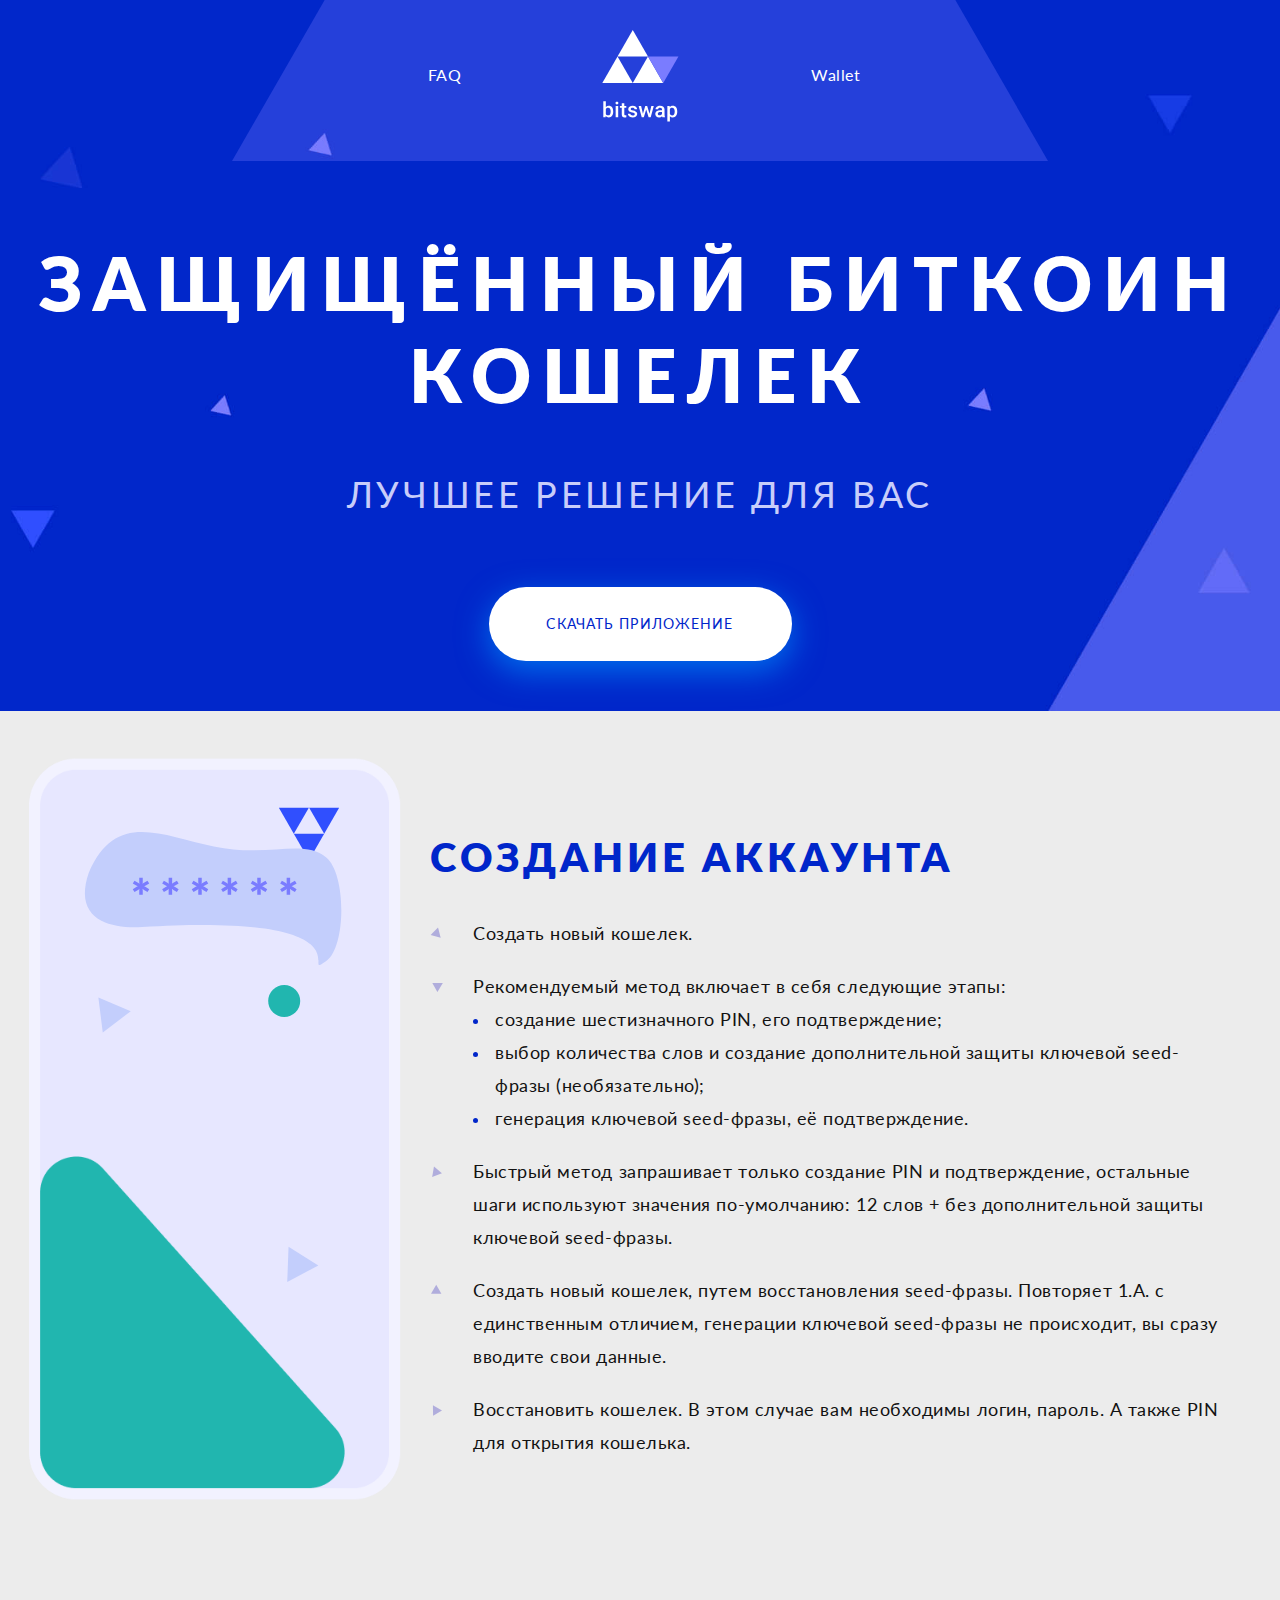
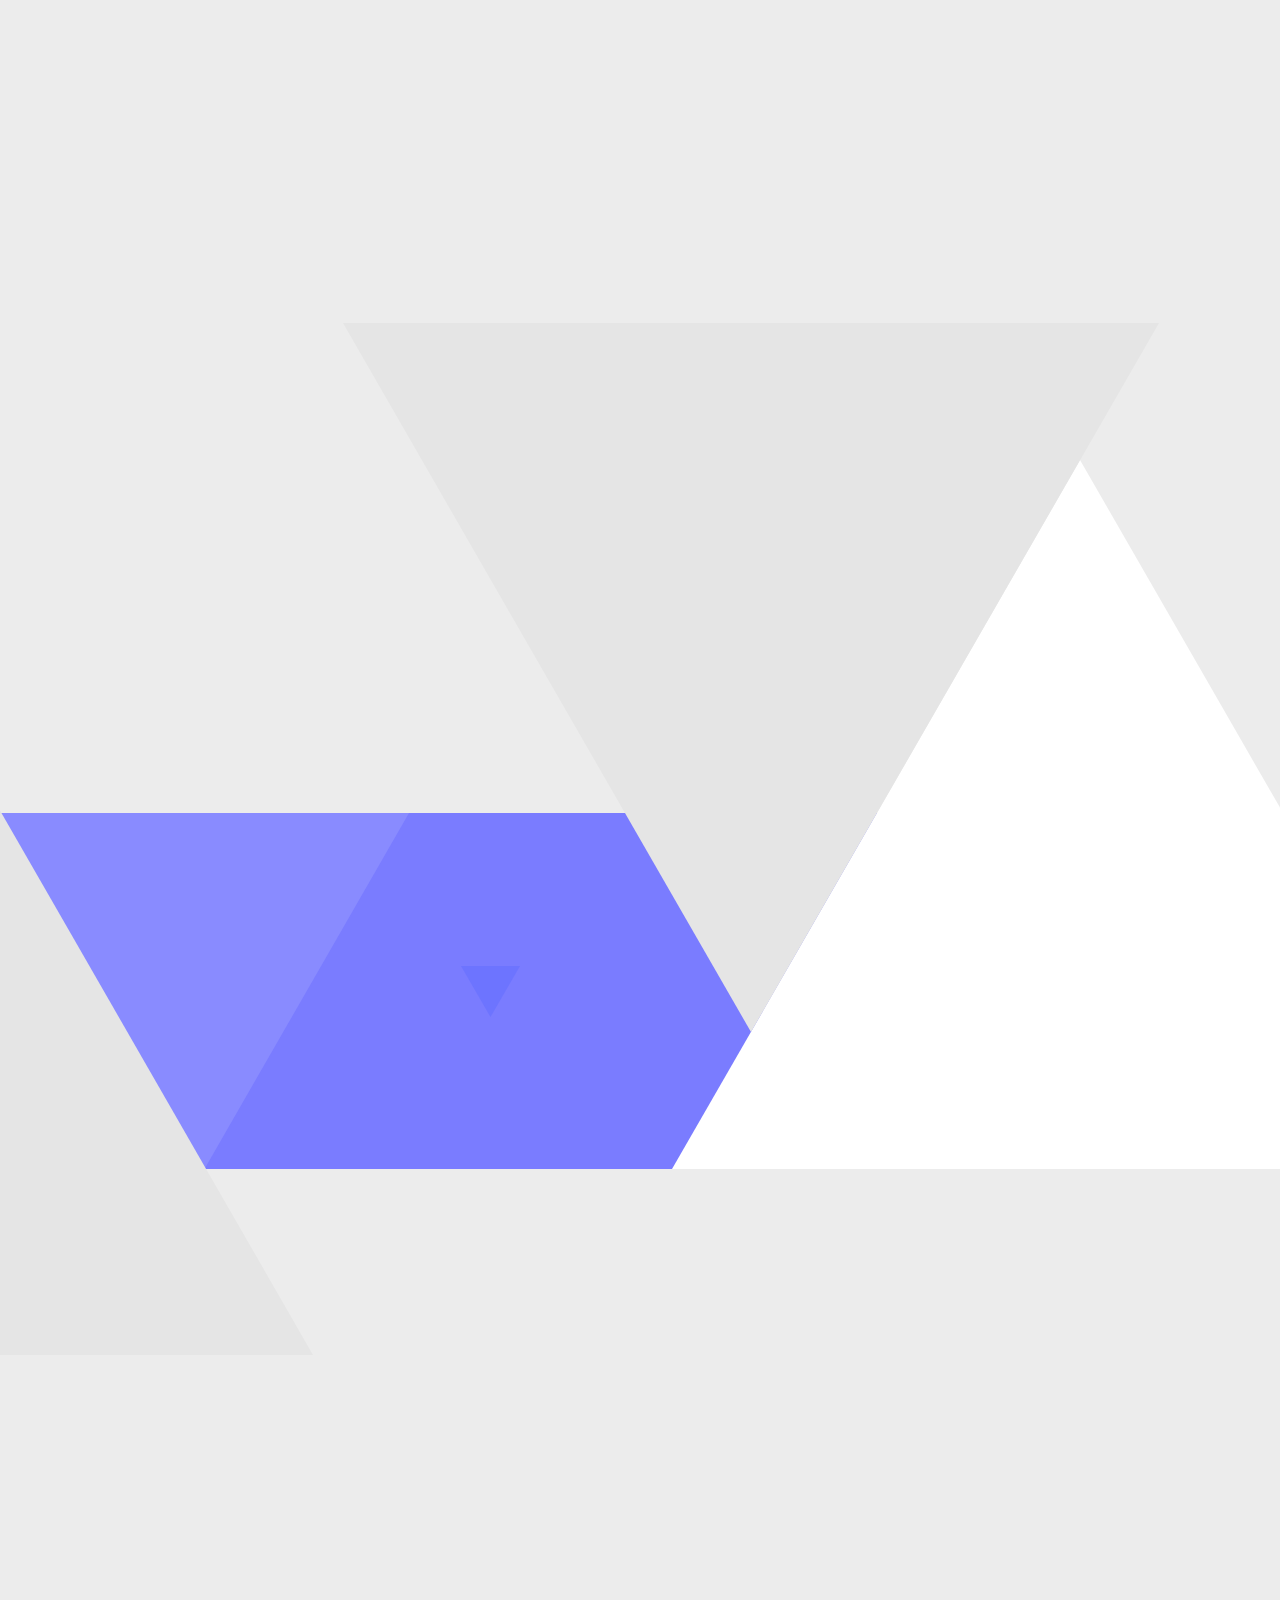
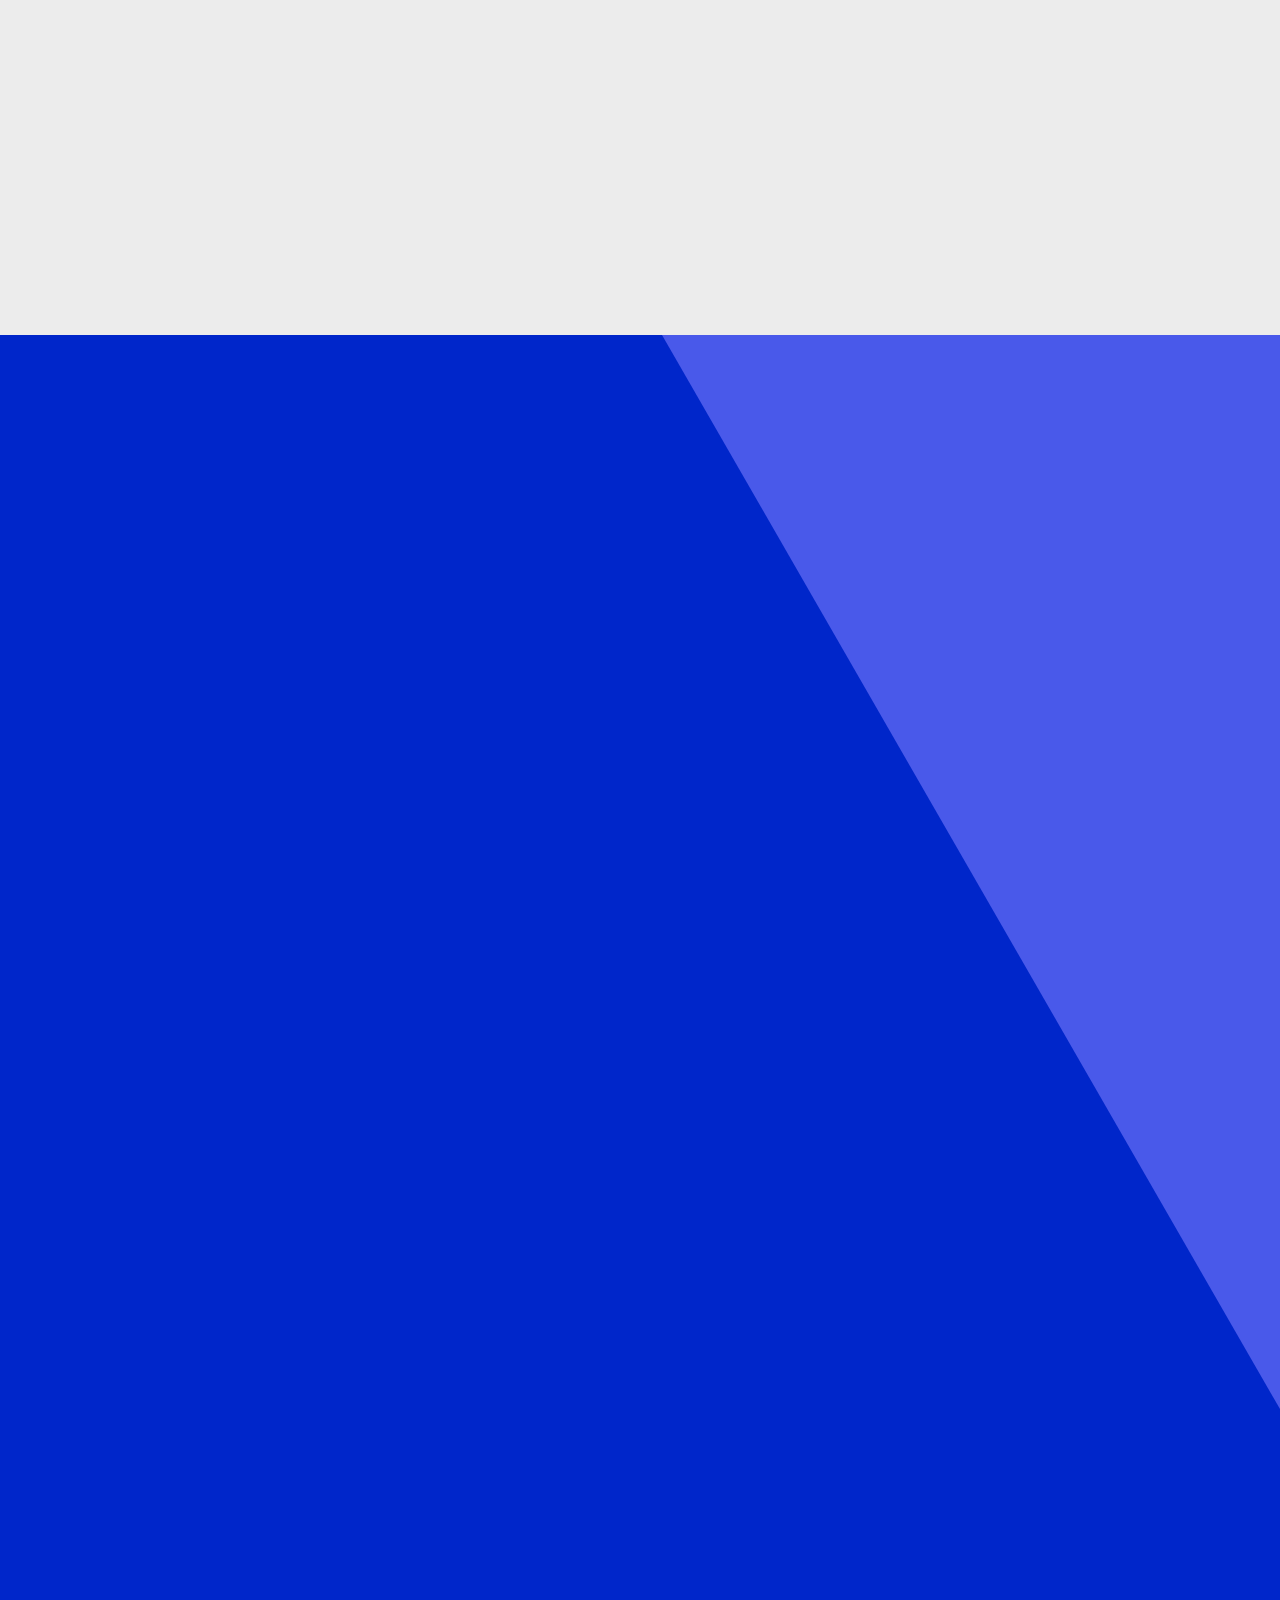
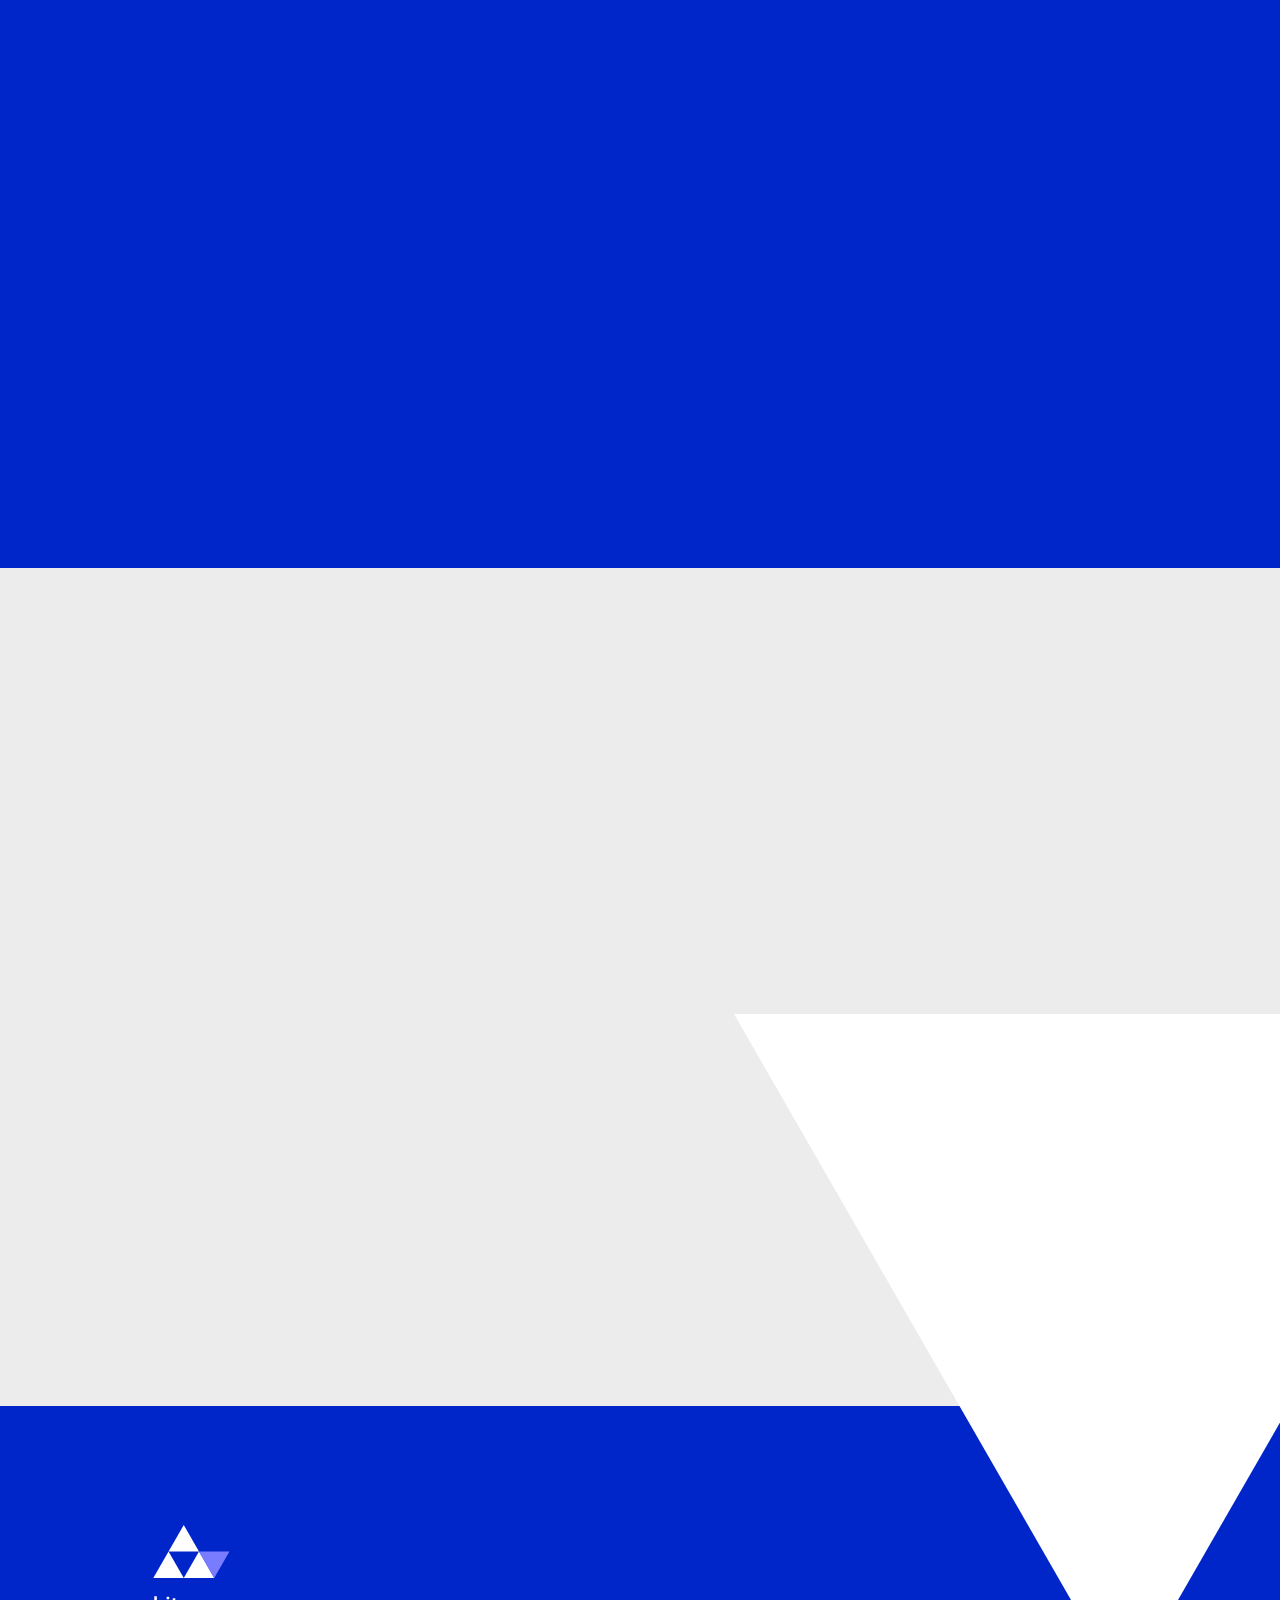
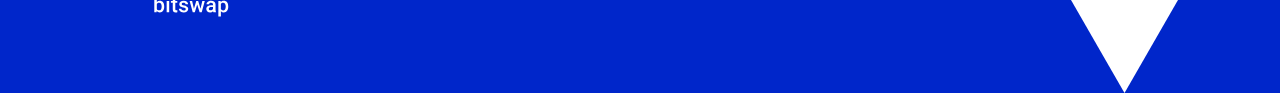
<file: index.html>
<!DOCTYPE html>

<html lang="ru">

<head>
	<meta charset="utf-8">
	<meta http-equiv="X-UA-Compatible" content="IE=edge" >
	<meta name="viewport" content="width=device-width, initial-scale=1.0">
	<meta name="description" content="">
	<link rel="stylesheet" type="text/css" href="style.css">
	<link rel="icon" type="image/png" href="favicon/favicon.ico" sizes="16x16">	
	<title>Bit Swap - Защищённый биткоин кошелек</title>
</head>

<body>

	<div class="wrapper">

	<!-- Header -->		
	<header>
		<div class="header_site">
			<div class="row">
				<div class="header_wrapp">
					<div class="left">
						<a href="#" class="nav_link">FAQ</a>
					</div>
					<div class="logo_wrapp">
						<a href="#" class="logo">
							<img src="img/logo.svg" alt="" />
						</a>
					</div>
					<div class="right">
						<a href="#" class="nav_link">Wallet</a>
					</div>
				</div>
				<div class="h1_wrapp animate fadeInUp">
					<h1>Защищённый биткоин кошелек</h1>
				</div>
				<div class="header_descript animate fadeInUp">
					<p>лучшее решение для вас</p>
				</div>
				<div class="button_wrapp animate fadeInUp">
					<a href="#" class="white_pill">Скачать приложение</a>
				</div>
			</div>
		</div>								
	</header>
	<!-- /Header -->

	<!-- Content -->
		<div class="content">
			<div class="row">
				<div class="article article_1">
					<div class="left">
						<div class="phone_wrapp">
							<div class="phone phone_1 animate fadeIn">
								<img src="img/phone.png" alt="" />
								<img class="icon_01 animate" src="img/icon_01.svg" alt="" />
								<img class="icon_02" src="img/icon_02.svg" alt="" />
								<img class="icon_03" src="img/icon_03.svg" alt="" />
								<img class="icon_04 animate" src="img/icon_04.svg" alt="" />
								<img class="icon_04_2 animate" src="img/icon_4_2.svg" alt="" />
							</div>
						</div>
					</div>
					<div class="right animate fadeInUp">
						<h2>Cоздание аккаунта</h2>
						<ul>
							<li>Создать новый кошелек.</li>
							<li>Рекомендуемый метод включает в себя следующие этапы:
								<ol>
							        <li>создание шестизначного PIN, его подтверждение;</li>
							        <li>выбор количества слов и создание дополнительной защиты ключевой seed-фразы (необязательно);</li>
							        <li>генерация ключевой seed-фразы, её подтверждение.</li>
							    </ol>
							</li>
							<li>Быстрый метод запрашивает только создание PIN и подтверждение, остальные шаги используют значения по-умолчанию: 12 слов + без дополнительной защиты ключевой seed-фразы.</li>
							<li>Создать новый кошелек, путем восстановления seed-фразы. Повторяет 1.А. с единственным отличием, генерации ключевой seed-фразы не происходит, вы сразу вводите свои данные.</li>
							<li>Восстановить кошелек. В этом случае вам необходимы логин, пароль. А также PIN для открытия кошелька.</li>
						</ul>
					</div>
				</div>
			</div>
			<div class="article_2_wrapp">
				<div class="article_bottom_bg">
					<img class="article_bottom_bg_2" src="img/article_bottom_bg_2.svg" alt="" />
					<img class="article_bottom_bg_3" src="img/article_bottom_bg_3.svg" alt="" />
					<img class="article_bottom_bg_4" src="img/article_bottom_bg_4.svg" alt="" />
					<img class="article_bottom_bg_5" src="img/article_bottom_bg_5.svg" alt="" />
					<img class="article_bottom_bg_6" src="img/article_bottom_bg_6.svg" alt="" />
				</div>
				<div class="row">
					<div class="article even article_2">
						<div class="left">
							<div class="phone_wrapp">
								<div class="phone phone_2 animate fadeIn">
									<img src="img/phone_2.png" alt="" />
									<img class="icon_05" src="img/icon_05.svg" alt="" />
									<img class="icon_06 animate" src="img/icon_06.svg" alt="" />
									<img class="icon_07" src="img/icon_08.svg" alt="" />
									<img class="icon_08 animate" src="img/icon_09.svg" alt="" />
									<img class="icon_09 animate" src="img/icon_10.svg" alt="" />
								</div>
							</div>
						</div>
						<div class="right animate fadeInUp">
							<h2>работа с резервными PINs</h2>
							<p>Чтобы использовать аварийный PIN, сначала вы должны создать его. Рассмотрим на примере, у вас уже есть аккаунт, PIN 000001 с кошельком, на котором итоговый баланс 10 биткоинов. Порядок действий следующий:</p>
							<ul>
								<li>Выйдите из приложения (два раза кнопка назад из главного меню)</li>
								<li>Откройте приложение</li>
								<li>В правом верхнем углу нажмите «создать новый PIN»</li>
								<li>Придумайте аварийный PIN 000002, создайте кошелек как обычно</li>
							</ul>
							<a href="" class="more_link">Детальнее</a>
						</div>
					</div>
				</div>
			</div>
			<div class="row">
				<div class="article article_3">
					<div class="left">
						<div class="phone_wrapp">
							<div class="phone phone_3 animate fadeIn">
								<img src="img/phone_3.png" alt="" />
								<img class="icon_10_1 animate" src="img/icon_10_1.svg" alt="" />
								<img class="icon_10_2 animate" src="img/icon_10_2.svg" alt="" />
								<img class="icon_10_3 animate" src="img/icon_10_3.svg" alt="" />
								<img class="icon_12" src="img/icon_13.svg" alt="" />
								<img class="icon_13" src="img/icon_14.svg" alt="" />
								<img class="icon_14_1 animate" src="img/icon_14_1.svg" alt="" />
								<img class="icon_14_2 animate" src="img/icon_14_2.svg" alt="" />
								<img class="icon_14_3 animate" src="img/icon_14_3.svg" alt="" />
								<img class="icon_15 animate" src="img/icon_17.svg" alt="" />
								<img class="icon_15_2" src="img/icon_16.svg" alt="" />
							</div>
						</div>
					</div>
					<div class="right animate fadeInUp">
						<h2>миксование</h2>
						<p>Миксирование используется для разрыва связи между биткоин кошельками. Поскольку блокчейн публичен, то любой может просмотреть историю транзакций. Если у вас хранится много биткоинов, вам нужно продать какую-то часть за наличные и вы не хотите привлекать к себе лишнее внимание со стороны злоумышленников, то в подобном случае, вам необходимо использовать миксирование.</p>
						<p>На примере, на адресе А1 у вас хранится 100 биткоинов, вы хотите продать 0,4 биткоина, для этого вы создаете операцию миксирования на 0.4, указываете процент комиссии, задержку выплаты и адрес Б2 для выплаты свежих биткоинов.</p>
						<a href="" class="more_link">Детальнее</a>
					</div>
				</div>
			</div>
			<div class="blue_bg">
				<img class="blue_bg_shape" src="img/blue_bg_shape.svg" alt="" />
				<div class="row">
					<div class="article even article_4 animate fadeIn">
						<div class="left">
							<div class="phone_wrapp">
								<div class="phone phone_4">
									<img src="img/phone_4.png" alt="" />
									<img class="icon_16_1 animate" src="img/icon_16_1.svg" alt="" />
									<img class="icon_16_2 animate" src="img/icon_16_2.svg" alt="" />
									<img class="icon_17" src="img/icon_19.svg" alt="" />
									<img class="icon_18_1" src="img/icon_18_1.svg" alt="" />
									<img class="icon_18_2 animate" src="img/icon_18_2.svg" alt="" />
								</div>
							</div>
						</div>
						<div class="right animate fadeInUp">
							<h2>защита кошелька</h2>
							<p>Приложение является оффлайн кошельком. Только ваше устройство имеет доступ к ключевой seed-фразе, приватным, публичным ключам и транзакциям. При этом зашифрованный файл аккаунта хранится на сервере:</p>
							<ul>
								<li>При создании кошелька вы получаете случайный логин от сервера</li>
								<li>Ваше устройство генерирует случайный пароль, который хранится только у вас</li>
								<li>Далее вы самостоятельно создаете PIN, который не хранится в вашем устройстве</li>
							</ul>
							<a href="" class="more_link">Детальнее</a>
						</div>
					</div>
				</div>
				<div class="row">
					<div class="article article_5">
						<div class="left">
							<div class="phone_wrapp">
								<div class="phone phone_5 animate fadeIn">
									<img src="img/phone_4.png" alt="" />
									<img class="icon_19" src="img/icon_21.svg" alt="" />
									<img class="icon_20_1 animate" src="img/icon_20_1.svg" alt="" />
									<img class="icon_20_2 animate" src="img/icon_20_2.svg" alt="" />
									<img class="icon_20_3 animate" src="img/icon_20_3.svg" alt="" />
									<img class="icon_21 animate" src="img/icon_23.svg" alt="" />
									<img class="icon_22_1" src="img/icon_22_1.svg" alt="" />
									<img class="icon_22_2 animate" src="img/icon_24.svg" alt="" />
									<img class="icon_23 animate" src="img/icon_25.svg" alt="" />
									<img class="icon_24" src="img/icon_26.svg" alt="" />
									<img class="icon_25" src="img/icon_14.svg" alt="" />
									<img class="icon_26" src="img/icon_04.svg" alt="" />
								</div>
							</div>
						</div>
						<div class="right animate fadeInUp">
							<h2>безопасность ключевой seed-фразы</h2>
							<p>При использовании любой криптовалюты, важно помнить о том, что ваша ключевая seed-фраза дает полный контроль над средствами. Обычно она представляет собой 12 слов из специального словаря. Реже это 18 или 24 слова. Чем больше слов тем выше безопасность, при этом 12 слов также обеспечивают достаточный уровень безопасности. А также ключая seed-фраза может иметь дополнительную защиту в виде произвольной строки-пароля. Использование этой защиты позволяет полностью исключить возможность угадывания вашего набора слов.</p>
							<a href="" class="more_link">Детальнее</a>
						</div>
					</div>
				</div>
			</div>
			<div class="row">
				<div class="article even article_6">
					<div class="left">
						<div class="phone_wrapp">
							<div class="phone phone_6 animate fadeIn">
								<img src="img/phone_5.png" alt="" />
								<img class="icon_27" src="img/icon_27.svg" alt="" />
								<img class="icon_28" src="img/icon_28.svg" alt="" />
								<img class="icon_29" src="img/icon_29.svg" alt="" />
								<img class="icon_30" src="img/icon_30.svg" alt="" />
								<img class="icon_31" src="img/icon_31.svg" alt="" />
								<img class="icon_32" src="img/icon_32.svg" alt="" />
								<img class="icon_32_1 animate" src="img/icon_32_1.svg" alt="" />
								<img class="icon_32_2 animate" src="img/icon_32_2.svg" alt="" />
								<img class="icon_32_3 animate" src="img/icon_32_3.svg" alt="" />
								<img class="icon_32_4 animate" src="img/icon_32_4.svg" alt="" />
								<img class="icon_32_5 animate" src="img/icon_32_5.svg" alt="" />
								<img class="icon_32_6 animate" src="img/icon_32_6.svg" alt="" />
							</div>
						</div>
					</div>
					<div class="right animate fadeInUp">
						<h2>комиссия и скорость подтверждения блоков</h2>
						<p>Биткоин тесно связан с блокчейном. Когда вы отправляете перевод (транзакцию), он передается нескольким узлам биткоина, где рассылается по всей сети за несколько секунд. Таким образом ваша транзакция попадает в так называемых мемпул. Мемпул это хранилище неподтвержденных транзакций. Все транзакции, которые находятся в нем не зафиксированы в блокчейне, доверять неподтвержденным транзакциям опасно. Чтобы транзакция получила подтверждение, майнер должен добавить её в найденный блок.</p>
						<a href="" class="more_link">Детальнее</a>
					</div>
				</div>
			</div>
		</div>
	<!-- /Content -->

	<!-- Footer -->

		<footer class="footer_section">
			<img class="footer_tr" src="img/footer_tr.svg" alt="" />
			<div class="row">
				<div class="footer">
					<div class="left">
						<a href="#" class="logo">
							<img src="img/logo.svg" alt="" />
						</a>
					</div>
					<div class="btns_wrapp animate fadeIn">
						<a href="#" class="white_pill">Скачать приложение</a>
						<a href="#" class="google_play"></a>
					</div>
					<div class="right"></div>
				</div>
			</div>
		</footer>

	<!-- /Footer -->

	</div>

	<link rel="stylesheet" type="text/css" href="responsive.css">
	<script src="vendors/js/jquery.js"></script>
	<script src="js/scripts.js"></script>

</body>
</html>
</file>
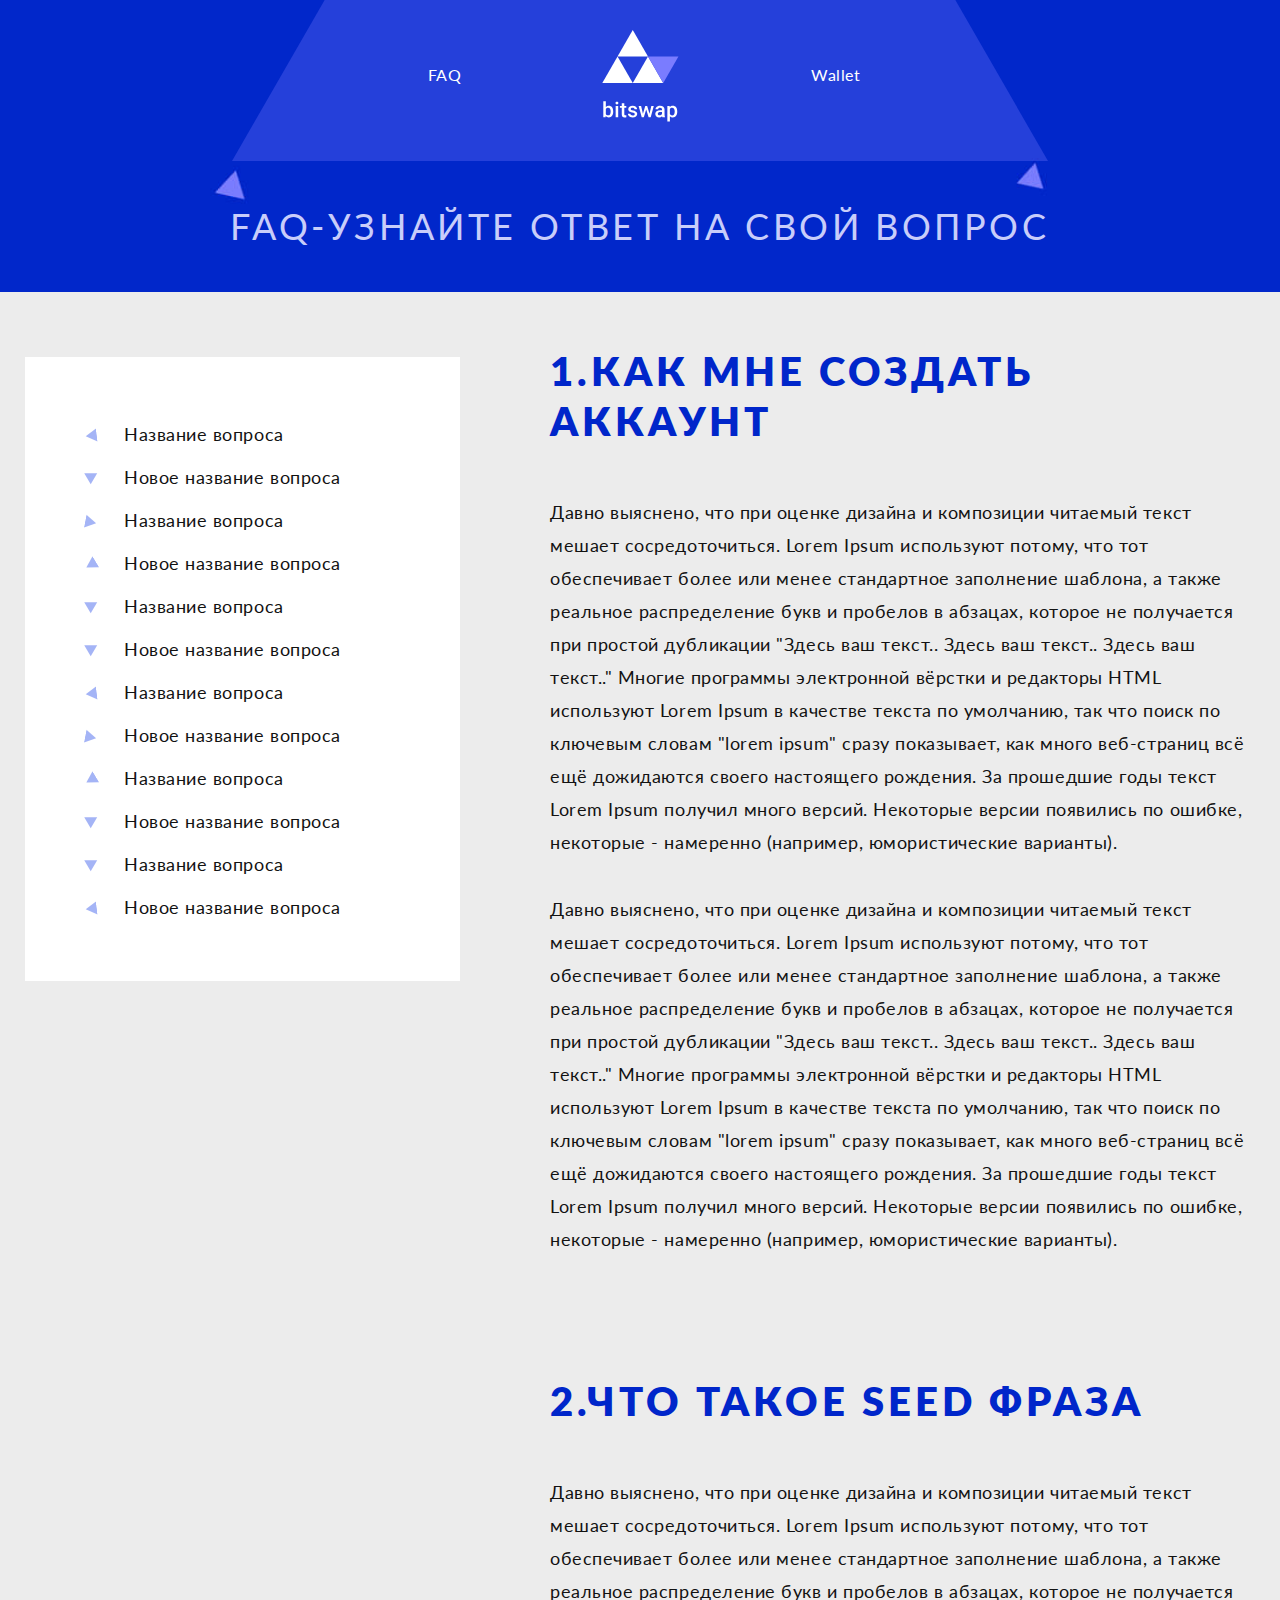
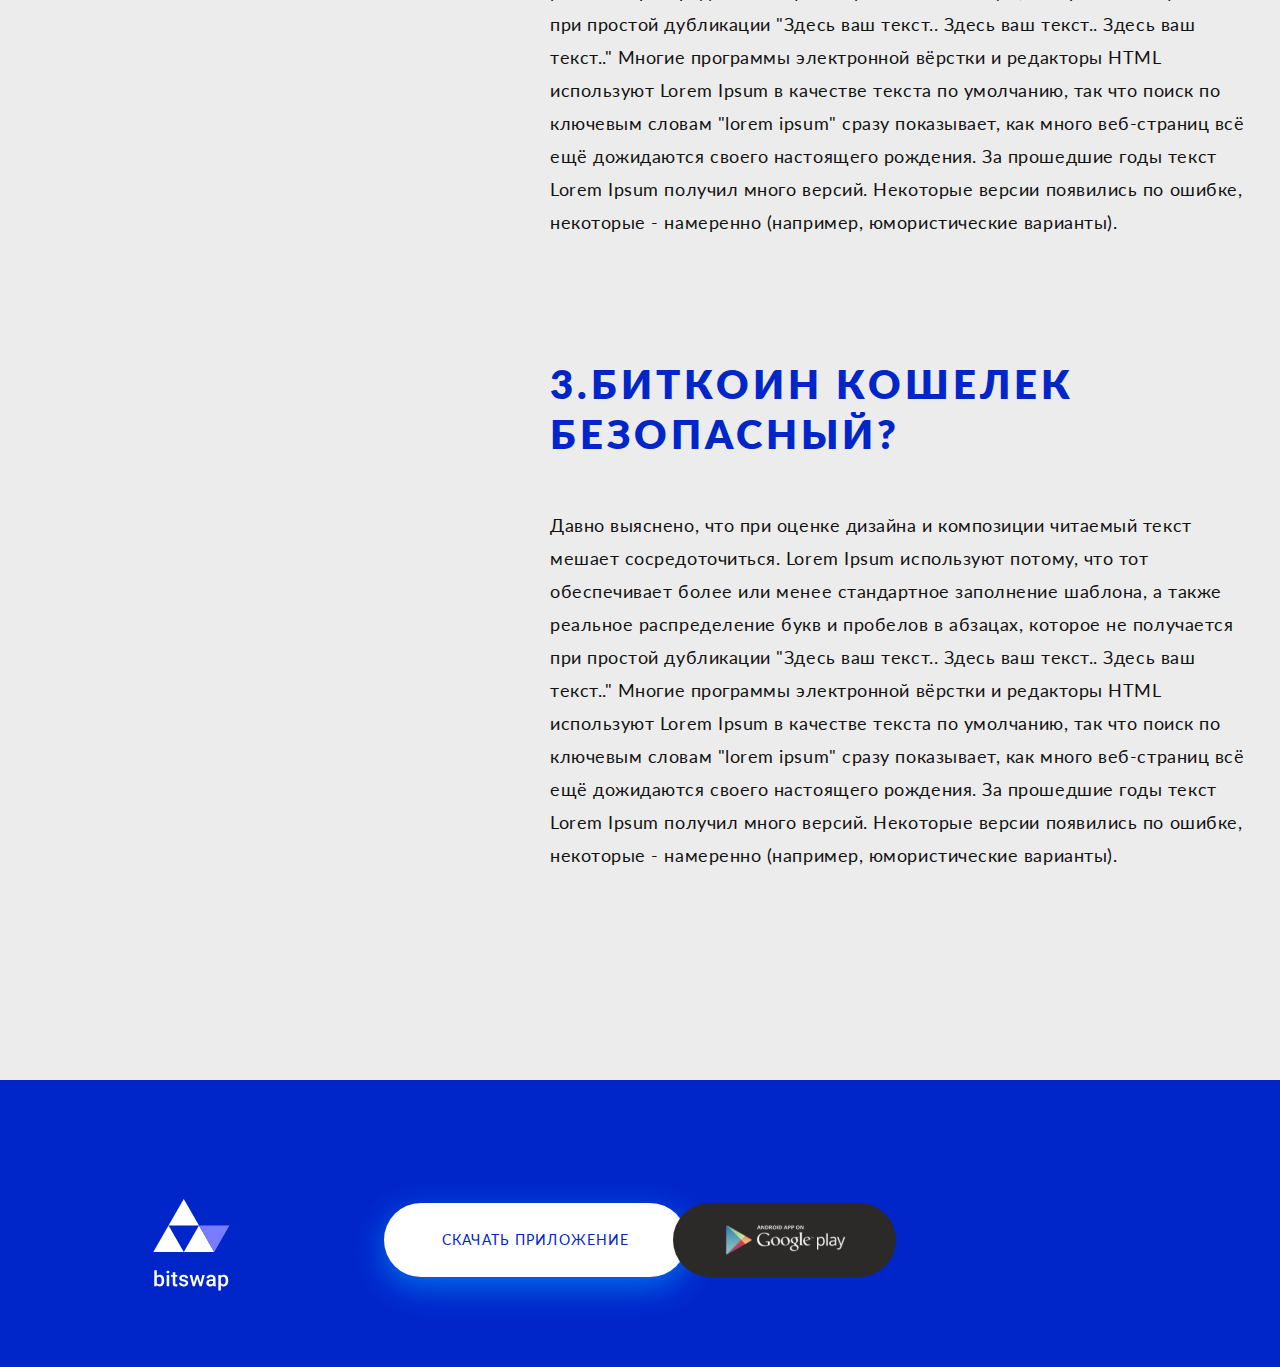
<file: faq.html>
<!DOCTYPE html>

<html lang="ru">

<head>
	<meta charset="utf-8">
	<meta http-equiv="X-UA-Compatible" content="IE=edge" >
	<meta name="viewport" content="width=device-width, initial-scale=1.0">
	<meta name="description" content="">
	<link rel="stylesheet" type="text/css" href="style.css">
	<link rel="icon" type="image/png" href="favicon/favicon.ico" sizes="16x16">	
	<title>Bit Swap - Защищённый биткоин кошелек</title>
</head>

<body>

	<div class="wrapper">

	<!-- Header -->
		
	<header>
		<div class="header_site header_site_2">
			<div class="row">
				<div class="header_wrapp">
					<div class="left">
						<a href="#" class="nav_link">FAQ</a>
					</div>
					<div class="logo_wrapp">
						<a href="#" class="logo">
							<img src="img/logo.svg" alt="" />
						</a>
					</div>
					<div class="right">
						<a href="#" class="nav_link">Wallet</a>
					</div>
				</div>
				<div class="header_descript header_descript_2">
					<p>faq-узнайте ответ на свой вопрос</p>
				</div>
			</div>
		</div>								
	</header>
	<!-- /Header -->

	<!-- Content -->
		<div class="content">
			<!-- Section 1 - FAQ -->
			<section>
				<div class="resp_menu_btn_wrapp">
					<button type="button" class="resp_menu_btn">Меню</button>
				</div>
				<div class="row">
					<div class="two_cols_templ" id="faq">
						<div class="left sidebar_wrapp">
							<div class="widthVal"></div>
							<div class="sidebar_scroll">
								<div class="sidebar" id="sidebar">
									<button type="button" class="close close_sidebar"></button>
									<ul>
										<li><a href="#">Название вопроса</a></li>
										<li><a href="#">Новое название вопроса</a></li>
										<li><a href="#">Название вопроса</a></li>
										<li><a href="#">Новое название вопроса</a></li>
										<li><a href="#">Название вопроса</a></li>
										<li><a href="#">Новое название вопроса</a></li>
										<li><a href="#">Название вопроса</a></li>
										<li><a href="#">Новое название вопроса</a></li>
										<li><a href="#">Название вопроса</a></li>
										<li><a href="#">Новое название вопроса</a></li>
										<li><a href="#">Название вопроса</a></li>
										<li><a href="#">Новое название вопроса</a></li>
									</ul>
								</div>
							</div>
						</div>
						<div class="right">
							<div class="single_page_article animate fadeIn">
								<h2>1.как мне создать аккаунт</h2>
								<p>Давно выяснено, что при оценке дизайна и композиции читаемый текст мешает сосредоточиться. Lorem Ipsum используют потому, что тот обеспечивает более или менее стандартное заполнение шаблона, а также реальное распределение букв и пробелов в абзацах, которое не получается при простой дубликации "Здесь ваш текст.. Здесь ваш текст.. Здесь ваш текст.." Многие программы электронной вёрстки и редакторы HTML используют Lorem Ipsum в качестве текста по умолчанию, так что поиск по ключевым словам "lorem ipsum" сразу показывает, как много веб-страниц всё ещё дожидаются своего настоящего рождения. За прошедшие годы текст Lorem Ipsum получил много версий. Некоторые версии появились по ошибке, некоторые - намеренно (например, юмористические варианты).</p>
								<p>Давно выяснено, что при оценке дизайна и композиции читаемый текст мешает сосредоточиться. Lorem Ipsum используют потому, что тот обеспечивает более или менее стандартное заполнение шаблона, а также реальное распределение букв и пробелов в абзацах, которое не получается при простой дубликации "Здесь ваш текст.. Здесь ваш текст.. Здесь ваш текст.." Многие программы электронной вёрстки и редакторы HTML используют Lorem Ipsum в качестве текста по умолчанию, так что поиск по ключевым словам "lorem ipsum" сразу показывает, как много веб-страниц всё ещё дожидаются своего настоящего рождения. За прошедшие годы текст Lorem Ipsum получил много версий. Некоторые версии появились по ошибке, некоторые - намеренно (например, юмористические варианты).</p>
								<h2>2.что такое seed фраза</h2>
								<p>Давно выяснено, что при оценке дизайна и композиции читаемый текст мешает сосредоточиться. Lorem Ipsum используют потому, что тот обеспечивает более или менее стандартное заполнение шаблона, а также реальное распределение букв и пробелов в абзацах, которое не получается при простой дубликации "Здесь ваш текст.. Здесь ваш текст.. Здесь ваш текст.." Многие программы электронной вёрстки и редакторы HTML используют Lorem Ipsum в качестве текста по умолчанию, так что поиск по ключевым словам "lorem ipsum" сразу показывает, как много веб-страниц всё ещё дожидаются своего настоящего рождения. За прошедшие годы текст Lorem Ipsum получил много версий. Некоторые версии появились по ошибке, некоторые - намеренно (например, юмористические варианты).</p>
								<h2>3.биткоин кошелек безопасный?</h2>
								<p>Давно выяснено, что при оценке дизайна и композиции читаемый текст мешает сосредоточиться. Lorem Ipsum используют потому, что тот обеспечивает более или менее стандартное заполнение шаблона, а также реальное распределение букв и пробелов в абзацах, которое не получается при простой дубликации "Здесь ваш текст.. Здесь ваш текст.. Здесь ваш текст.." Многие программы электронной вёрстки и редакторы HTML используют Lorem Ipsum в качестве текста по умолчанию, так что поиск по ключевым словам "lorem ipsum" сразу показывает, как много веб-страниц всё ещё дожидаются своего настоящего рождения. За прошедшие годы текст Lorem Ipsum получил много версий. Некоторые версии появились по ошибке, некоторые - намеренно (например, юмористические варианты).</p>
							</div>
						</div>
						<div class="bottom_coord"></div>
					</div>
				</div>
			</section>
			<!-- /Section 1 - FAQ -->
		</div>
	<!-- /Content -->

	<!-- Footer -->

		<footer class="footer_section">
			<div class="row">
				<div class="footer">
					<div class="left">
						<a href="#" class="logo">
							<img src="img/logo.svg" alt="" />
						</a>
					</div>
					<div class="btns_wrapp">
						<a href="#" class="white_pill">Скачать приложение</a>
						<a href="#" class="google_play"></a>
					</div>
					<div class="right"></div>
				</div>
			</div>
		</footer>

	<!-- /Footer -->

	</div>

	<link rel="stylesheet" type="text/css" href="responsive.css">
	<script src="vendors/js/jquery.js"></script>
	<script src="js/scripts.js"></script>

</body>
</html>
</file>
<file: style.css>
@charset "utf-8";

/*------------------*/
/*-- Fonts --*/
/*------------------*/

@font-face {
    font-family: "Lato";
    src: url("fonts/Lato-Regular.eot");
    src: url("fonts/Lato-Regular.eot?#iefix") format("embedded-opentype"),
        url("fonts/Lato-Regular.woff2") format("woff2"),
        url("fonts/Lato-Regular.woff") format("woff"),
        url("fonts/Lato-Regular.ttf") format("truetype"),
        url("fonts/Lato-Regular.svg#fonts/Lato-Regular") format("svg");
    font-weight: normal;
    font-style: normal;
}

@font-face {
    font-family: "Lato";
    src: url("fonts/Lato-ExtraBold.eot");
    src: url("fonts/Lato-ExtraBold.eot?#iefix") format("embedded-opentype"),
        url("fonts/Lato-ExtraBold.woff2") format("woff2"),
        url("fonts/Lato-ExtraBold.woff") format("woff"),
        url("fonts/Lato-ExtraBold.ttf") format("truetype"),
        url("fonts/Lato-ExtraBold.svg#fonts/Lato-ExtraBold") format("svg");
    font-weight: 800;
    font-style: normal;
}

/*-------------------------------------------*/
/* BASIC SETUP */
/*-------------------------------------------*/

* {
    margin: 0;
    padding: 0;
    -webkit-box-sizing: border-box;
    -moz-box-sizing: border-box;
    box-sizing: border-box;
}

html {
    -webkit-text-size-adjust: 100%;
}

html,
body {
    min-height: 100%;
    min-width: 100%;
    height: 100%;
}

body {
    background: #ECECEC;
    font-family: "Lato";
    font-weight: normal;
    font-size: 18px;
    line-height: 33px;
    letter-spacing: .03em;
    color: #121212;
}

.wrapper {
    position: relative;
    display: flex;
    display: -ms-flexbox;
    display: -webkit-flex;
    flex-direction: column;
    -webkit-flex-direction: column;
    -ms-flex-direction: column;
    min-height: 100%;
    min-height: 100vh;
    overflow: hidden;
}

header {
    flex: 0 0 auto;
    -webkit-flex: 0 0 auto;
}

.content {
    flex: 1 0 auto;
    -webkit-flex: 1 0 auto;
    position: relative;
    z-index: 3;
}

footer {
    flex: 0 0 auto;
    -webkit-flex: 0 0 auto;
}

::-webkit-input-placeholder {color:#555555;}
::-moz-placeholder          {color:#555555;}
:-moz-placeholder           {color:#555555;}
:-ms-input-placeholder      {color:#555555;}

input,
textarea,
button,
select,
a,
img {
    outline: none;
}

select {
    -webkit-appearance: none;
    appearance: none;
    -moz-appearance;
    text-indent: 0.01px;
    text-overflow: "";
}

*::-ms-expand { display: none; }

input::-webkit-outer-spin-button,
input::-webkit-inner-spin-button {
    -webkit-appearance: none;
}

input[type="number"] {
    -moz-appearance: textfield;
}

input {
    -webkit-appearance: none;
    -moz-appearance
}

button {
    -webkit-appearance: none;
    -moz-appearance
}

textarea {
    resize: none;
    overflow: auto;
    -webkit-appearance: none;
    -moz-appearance;
}

input::-webkit-input-placeholder       {opacity: 1; transition: opacity .3s ease;}
input::-moz-placeholder                {opacity: 1; transition: opacity .3s ease;}
input:-moz-placeholder                 {opacity: 1; transition: opacity .3s ease;}
input:-ms-input-placeholder            {opacity: 1; transition: opacity .3s ease;}
input:focus::-webkit-input-placeholder {opacity: 0; transition: opacity .3s ease;}
input:focus::-moz-placeholder          {opacity: 0; transition: opacity .3s ease;}
input:focus:-moz-placeholder           {opacity: 0; transition: opacity .3s ease;}
input:focus:-ms-input-placeholder      {opacity: 0; transition: opacity .3s ease;}

textarea::-webkit-input-placeholder       {opacity: 1; transition: opacity .3s ease;}
textarea::-moz-placeholder                {opacity: 1; transition: opacity .3s ease;}
textarea:-moz-placeholder                 {opacity: 1; transition: opacity .3s ease;}
textarea:-ms-input-placeholder            {opacity: 1; transition: opacity .3s ease;}
textarea:focus::-webkit-input-placeholder {opacity: 0; transition: opacity .3s ease;}
textarea:focus::-moz-placeholder          {opacity: 0; transition: opacity .3s ease;}
textarea:focus:-moz-placeholder           {opacity: 0; transition: opacity .3s ease;}
textarea:focus:-ms-input-placeholder      {opacity: 0; transition: opacity .3s ease;}


/*-------------------------------------------*/
/* ----- DEFAULT STYLES ------ */
/*-------------------------------------------*/

section {
    position: relative;
    padding: 10px 0;
}

h1 {
    font-family: "Lato";
    font-weight: 800;
    font-size: 106px;
    line-height: 108px;
    text-align: center;
    letter-spacing: .15em;
    text-transform: uppercase;
    color: #0026CA;
}

h2 {
    font-family: "Lato";
    font-weight: 800;
    font-size: 40px;
    line-height: 50px;
    letter-spacing: .1em;
    text-transform: uppercase;
    color: #0026CA;
}

h3 {
    font-family: "Lato";
    font-weight: 800;
    font-size: 30px;
    line-height: 40px;
    letter-spacing: .1em;
    text-transform: uppercase;
    color: #0026CA;
}

h4 {
    font-family: "Lato";
    font-weight: normal;
    font-size: 18px;
    line-height: 33px;
    letter-spacing: .03em;
    color: #121212;
}

p {
    font-family: "Lato";
    font-weight: normal;
    font-size: 18px;
    line-height: 33px;
    letter-spacing: .03em;
    color: #121212;
}

a {
    text-decoration: none;
    font-family: "Lato";
    font-weight: normal;
    font-size: 18px;
    line-height: 33px;
    letter-spacing: .03em;
    color: #121212;
}

li {
    list-style: none;
    font-family: "Lato";
    font-weight: normal;
    font-size: 18px;
    line-height: 33px;
    letter-spacing: .03em;
    color: #121212;
}

img {
    outline: none;
    border: 1px solid transparent;
    border: none;
}

button:hover,
button:active,
a:hover,
a:active {
    -webkit-tap-highlight-color: rgba(0,0,0,0); 
    -webkit-tap-highlight-color: transparent;
}

/*-------------------------------------------*/
/* ----- REUSABLE COMPONENTS ------ */
/*-------------------------------------------*/

.row {
    max-width: 1540px;
    margin: 0 auto;
    padding: 0;
}

.overflow_wrapp {
    overflow: hidden;
}

.align_center {
    text-align: center;
}

.align_right {
    text-align: right;
}

.align_left {
    text-align: left;
}

/*-------------------------------------------*/
/* ----- HEADER ------ */
/*-------------------------------------------*/

.header_site {
    background-image: url(img/promo_bg.jpg);
    background-repeat: no-repeat;
    background-position: center;
    background-size: cover;
}

.header_wrapp {
    display: flex;
    display: -webkit-flex;
    max-width: 816px;
    margin: 0 auto;
    padding: 30px 0 25px 0;
    overflow: hidden;
    position: relative;
    background-image: url(img/header_triangle.svg);
    background-repeat: no-repeat;
    background-position: center bottom;
    background-size: cover;
}

.header_wrapp .left {
    width: calc(50% - 55px);
    padding: 36px 10px 10px 10%;
    text-align: center;
}

.header_wrapp .logo_wrapp {
    width: 110px;
}

.logo {
    display: block;
    width: 77px;
    margin: 0 auto;
}

.logo img {
    display: block;
    width: auto;
    max-width: 100%;
}

.header_wrapp .right {
    width: calc(50% - 55px);
    padding: 36px 10% 10px 10px;
    text-align: center;
}

.nav_link {
    display: inline-block;
    vertical-align: top;
    border-bottom: 1px solid transparent;
    font-weight: normal;
    font-size: 16px;
    line-height: 18px;
    color: #FFFFFF;
    -webkit-transition-property: border;
    -webkit-transition-duration: .3s;
    -webkit-transition-timing-function: ease;

    -moz-transition-property: border;
    -moz-transition-duration: .3s;
    -moz-transition-timing-function: ease;

    -ms-transition-property: border;
    -ms-transition-duration: .3s;
    -ms-transition-timing-function: ease;

    -o-transition-property: border;
    -o-transition-duration: .3s;
    -o-transition-timing-function: ease;

    transition-property: border;
    transition-duration: .3s;
    transition-timing-function: ease;
}

.nav_link:link,
.nav_link:visited {
    border-bottom: 1px solid transparent;
}

.nav_link:active,
.nav_link.active {
    border-bottom: 1px solid #FFFFFF;
}

.nav_link:hover {
    border-bottom: 1px solid #FFFFFF;
}

.h1_wrapp {
    margin-top: 88px;
}

.h1_wrapp h1 {
    padding: 31px 0;
    color: #fff;
}

.header_descript {
    text-align: center;
}

.header_descript p {
    padding: 31px 0;
    font-weight: normal;
    font-size: 40px;
    line-height: 50px;
    letter-spacing: .1em;
    text-transform: uppercase;
    color: #C8CDFA;
}

.button_wrapp {
    text-align: center;
    padding: 124px 0;
}

.white_pill {
    display: inline-block;
    vertical-align: top;
    min-width: 303px;
    padding: 19px 10px 20px 10px;
    background: #FFFFFF;
    -webkit-box-shadow: 0 10px 32px rgba(0, 148, 255, .67);
    -moz-box-shadow: 0 10px 32px rgba(0, 148, 255, .67);
    box-shadow: 0 10px 32px rgba(0, 148, 255, .67);
    -webkit-border-radius: 45px;
    -moz-border-radius: 45px;
    border-radius: 45px;
    font-weight: normal;
    font-size: 14px;
    line-height: 35px;
    text-align: center;
    letter-spacing: .08em;
    text-transform: uppercase;
    color: #0026CA;
}

/*-------------------------------------------*/
/* ----- CONTENT ------ */
/*-------------------------------------------*/

.article {
    display: flex;
    display: -webkit-flex;
    flex-wrap: wrap;
    -webkit-flex-wrap: wrap;
}

.article .left {
    width: 500px;
    padding-right: 10px;
}

.article .right {
    width: calc(100% - 500px);
    padding-left: 36px;
    padding-right: 3%;
}

.article h2 {
    padding-bottom: 37px;
}

.article p {
    padding-top: 42px;
}

.article ul > li {
    margin: 34px 0;
    padding-left: 43px;
    position: relative;
}

.article ul > li:before {
    display: block;
    content: "";
    width: 15px;
    height: 15px;
    background-image: url(img/triangle_mark.svg);
    background-repeat: no-repeat;
    background-position: center;
    background-size: contain;
    position: absolute;
    top: 10px;
    left: 0;
}

.article ul > li + li:before {
    -webkit-transform: rotate(46deg);
    transform: rotate(46deg);
}

.article ul > li + li + li:before {
    -webkit-transform: rotate(-35deg);
    transform: rotate(-35deg);
}

.article ul > li + li + li + li:before {
    -webkit-transform: rotate(-15deg);
    transform: rotate(-15deg);
}

.article ul > li + li + li + li + li:before {
    -webkit-transform: rotate(-46deg);
    transform: rotate(-46deg);
}

.article ul > li.five + li:before {
    -webkit-transform: rotate(46deg);
    transform: rotate(46deg);
}

.article ul > li.five + li + li:before {
    -webkit-transform: rotate(-35deg);
    transform: rotate(-35deg);
}

.article ul > li.five + li + li + li:before {
    -webkit-transform: rotate(-13deg);
    transform: rotate(-13deg);
}

.article ul > li.five + li + li + li + li:before {
    -webkit-transform: rotate(-46deg);
    transform: rotate(-46deg);
}

.article ol li {
    padding-left: 22px;
    position: relative;
}

.article ol li:before {
    content: "";
    width: 5px;
    height: 5px;
    -webkit-border-radius: 50%;
    -moz-border-radius: 50%;
    border-radius: 50%;
    background: #0026CA;
    position: absolute;
    top: 16px;
    left: 0;
}

.article.even .left {
    width: 500px;
    order: 2;
    padding-right: 0;
}

.article.even .right {
    width: calc(100% - 500px);
    order: 1;
    padding-left: 5%;
    padding-right: 5%;
    text-align: right;
}

.article.even ul > li {
    padding-left: 0;
    padding-right: 43px;
}

.article.even ul > li:before {
    left: auto;
    right: 0;
}

.more_link {
    display: inline-block;
    vertical-align: top;
    position: relative;
    margin-top: 54px;
    padding-left: 31px;
    font-weight: normal;
    font-size: 16px;
    line-height: 18px;
    color: #0026CA;
}

.more_link:before {
    content: "";
    width: 18px;
    height: 13px;
    background-image: url(img/more_shape.svg);
    background-position: center;
    background-repeat: no-repeat;
    background-size: contain;
    position: absolute;
    top: 2px;
    left: 0;
}

.phone_1 {
    position: relative;
}

.icon_01 {
    position: absolute;
    top: 60px;
    left: 66px;
    z-index: 2;
    opacity: 0;
}

.icon_01.animate.active {
    top: 82px;
    opacity: 1;
    -webkit-transition-property: top, opacity;
    -webkit-transition-duration: .7s;
    -webkit-transition-delay: .7s;
    -webkit-transition-timing-function: ease-in-out;

    -moz-transition-property: top, opacity;
    -moz-transition-duration: .7s;
    -moz-transition-delay: .7s;
    -moz-transition-timing-function: ease-in-out;

    -ms-transition-property: top, opacity;
    -ms-transition-duration: .7s;
    -ms-transition-delay: .7s;
    -ms-transition-timing-function: ease-in-out;

    -o-transition-property: top, opacity;
    -o-transition-duration: .7s;
    -o-transition-delay: .7s;
    -o-transition-timing-function: ease-in-out;

    transition-property: top, opacity;
    transition-duration: .7s;
    transition-delay: .7s;
    transition-timing-function: ease-in-out;
    
}

.icon_02 {
    position: absolute;
    top: 61px;
    left: 312px;
}

.icon_03 {
    position: absolute;
    top: 283px;
    left: 86px;
}

.icon_04 {
    position: absolute;
    bottom: 42px;
    left: 65px;
    opacity: 0;
}

.icon_04.animate.active {
    bottom: 72px;
    opacity: 1;
    -webkit-transition-property: bottom, opacity;
    -webkit-transition-duration: .7s;
    -webkit-transition-delay: .7s;
    -webkit-transition-timing-function: ease-in-out;

    -moz-transition-property: bottom, opacity;
    -moz-transition-duration: .7s;
    -moz-transition-delay: .7s;
    -moz-transition-timing-function: ease-in-out;

    -ms-transition-property: bottom, opacity;
    -ms-transition-duration: .7s;
    -ms-transition-delay: .7s;
    -ms-transition-timing-function: ease-in-out;

    -o-transition-property: bottom, opacity;
    -o-transition-duration: .7s;
    -o-transition-delay: .7s;
    -o-transition-timing-function: ease-in-out;

    transition-property: bottom, opacity;
    transition-duration: .7s;
    transition-delay: .7s;
    transition-timing-function: ease-in-out;
    
}

.icon_04_2 {
    position: absolute;
    top: 290px;
    left: -53px;
    opacity: 0;
    -webkit-transition-property: opacity;
    -webkit-transition-duration: .7s;
    -webkit-transition-delay: .7s;
    -webkit-transition-timing-function: ease-in-out;

    -moz-transition-property: opacity;
    -moz-transition-duration: .7s;
    -moz-transition-delay: .7s;
    -moz-transition-timing-function: ease-in-out;

    -ms-transition-property: opacity;
    -ms-transition-duration: .7s;
    -ms-transition-delay: .7s;
    -ms-transition-timing-function: ease-in-out;

    -o-transition-property: opacity;
    -o-transition-duration: .7s;
    -o-transition-delay: .7s;
    -o-transition-timing-function: ease-in-out;

    transition-property: opacity;
    transition-duration: .7s;
    transition-delay: .7s;
    transition-timing-function: ease-in-out;
}

.icon_04_2.animate.active {
    opacity: 1;
}

.phone_2 {
    position: relative;
    right: -35px;
}

.icon_05 {
    position: absolute;
    top: 39px;
    left: 41px;
}

.icon_06 {
    position: absolute;
    top: 122px;
    left: -76px;
    opacity: 0;
}

.icon_06.animate.active {
    opacity: 1;
    -webkit-transition-property: opacity;
    -webkit-transition-duration: .7s;
    -webkit-transition-delay: .7s;
    -webkit-transition-timing-function: ease-in-out;

    -moz-transition-property: opacity;
    -moz-transition-duration: .7s;
    -moz-transition-delay: .7s;
    -moz-transition-timing-function: ease-in-out;

    -ms-transition-property: opacity;
    -ms-transition-duration: .7s;
    -ms-transition-delay: .7s;
    -ms-transition-timing-function: ease-in-out;

    -o-transition-property: opacity;
    -o-transition-duration: .7s;
    -o-transition-delay: .7s;
    -o-transition-timing-function: ease-in-out;

    transition-property: opacity;
    transition-duration: .7s;
    transition-delay: .7s;
    transition-timing-function: ease-in-out;
}

.icon_07 {
    position: absolute;
    bottom: 63px;
    left: 55px;
}

.icon_08 {
    position: absolute;
    bottom: 150px;
    left: 20px;
    opacity: 0;
}

.icon_08.animate.active {
    position: absolute;
    bottom: 180px;
    left: 20px;
    opacity: 1;

    -webkit-transition-property: bottom, opacity;
    -webkit-transition-duration: .7s;
    -webkit-transition-delay: .7s;
    -webkit-transition-timing-function: ease-in-out;

    -moz-transition-property: bottom, opacity;
    -moz-transition-duration: .7s;
    -moz-transition-delay: .7s;
    -moz-transition-timing-function: ease-in-out;

    -ms-transition-property: bottom, opacity;
    -ms-transition-duration: .7s;
    -ms-transition-delay: .7s;
    -ms-transition-timing-function: ease-in-out;

    -o-transition-property: bottom, opacity;
    -o-transition-duration: .7s;
    -o-transition-delay: .7s;
    -o-transition-timing-function: ease-in-out;

    transition-property: bottom, opacity;
    transition-duration: .7s;
    transition-delay: .7s;
    transition-timing-function: ease-in-out;
}

.icon_09 {
    position: absolute;
    bottom: 60px;
    right: 52px;
    opacity: 0;
}

.icon_09.animate.active {
    bottom: 87px;
    opacity: 1;
    -webkit-transition-property: bottom, opacity;
    -webkit-transition-duration: .7s;
    -webkit-transition-delay: .7s;
    -webkit-transition-timing-function: ease-in-out;

    -moz-transition-property: bottom, opacity;
    -moz-transition-duration: .7s;
    -moz-transition-delay: .7s;
    -moz-transition-timing-function: ease-in-out;

    -ms-transition-property: bottom, opacity;
    -ms-transition-duration: .7s;
    -ms-transition-delay: .7s;
    -ms-transition-timing-function: ease-in-out;

    -o-transition-property: bottom, opacity;
    -o-transition-duration: .7s;
    -o-transition-delay: .7s;
    -o-transition-timing-function: ease-in-out;

    transition-property: bottom, opacity;
    transition-duration: .7s;
    transition-delay: .7s;
    transition-timing-function: ease-in-out;
}

.phone_3 {
    width: 455px;
    position: relative;
    left: -41px;
}

.icon_10 {
    position: absolute;
    top: 84px;
    left: 73px;
}

.icon_10_1 {
    position: absolute;
    top: 85px;
    left: 73px;
    opacity: 0;
}

.icon_10_1.animate.active {
    opacity: 1;
    -webkit-transition-property: opacity;
    -webkit-transition-duration: .7s;
    -webkit-transition-delay: .7s;
    -webkit-transition-timing-function: ease-in-out;

    -moz-transition-property: opacity;
    -moz-transition-duration: .7s;
    -moz-transition-delay: .7s;
    -moz-transition-timing-function: ease-in-out;

    -ms-transition-property: opacity;
    -ms-transition-duration: .7s;
    -ms-transition-delay: .7s;
    -ms-transition-timing-function: ease-in-out;

    -o-transition-property: opacity;
    -o-transition-duration: .7s;
    -o-transition-delay: .7s;
    -o-transition-timing-function: ease-in-out;

    transition-property: opacity;
    transition-duration: .7s;
    transition-delay: .7s;
    transition-timing-function: ease-in-out;
}

.icon_10_2 {
    position: absolute;
    top: 141px;
    left: 211px;
    opacity: 0;
}

.icon_10_2.animate.active {
    opacity: 1;
    -webkit-transition-property: opacity;
    -webkit-transition-duration: .7s;
    -webkit-transition-delay: 1.2s;
    -webkit-transition-timing-function: ease-in-out;

    -moz-transition-property: opacity;
    -moz-transition-duration: .7s;
    -moz-transition-delay: 1.2s;
    -moz-transition-timing-function: ease-in-out;

    -ms-transition-property: opacity;
    -ms-transition-duration: .7s;
    -ms-transition-delay: 1.2s;
    -ms-transition-timing-function: ease-in-out;

    -o-transition-property: opacity;
    -o-transition-duration: .7s;
    -o-transition-delay: 1.2s;
    -o-transition-timing-function: ease-in-out;

    transition-property: opacity;
    transition-duration: .7s;
    transition-delay: 1.2s;
    transition-timing-function: ease-in-out;
}

.icon_10_3 {
    position: absolute;
    top: 214px;
    left: 138px;
    opacity: 0;
}

.icon_10_3.animate.active {
    opacity: 1;
    -webkit-transition-property: opacity;
    -webkit-transition-duration: .7s;
    -webkit-transition-delay: 1.7s;
    -webkit-transition-timing-function: ease-in-out;

    -moz-transition-property: opacity;
    -moz-transition-duration: .7s;
    -moz-transition-delay: 1.7s;
    -moz-transition-timing-function: ease-in-out;

    -ms-transition-property: opacity;
    -ms-transition-duration: .7s;
    -ms-transition-delay: 1.7s;
    -ms-transition-timing-function: ease-in-out;

    -o-transition-property: opacity;
    -o-transition-duration: .7s;
    -o-transition-delay: 1.7s;
    -o-transition-timing-function: ease-in-out;

    transition-property: opacity;
    transition-duration: .7s;
    transition-delay: 1.7s;
    transition-timing-function: ease-in-out;
}

.icon_11 {
    position: absolute;
    bottom: 58px;
    left: 200px;
}

.icon_12 {
    position: absolute;
    top: 48px;
    left: 230px;
}

.icon_13 {
    position: absolute;
    top: 83px;
    left: 389px;
}

.icon_14 {
    position: absolute;
    bottom: 66px;
    left: 117px;
}

.icon_14_1 {
    position: absolute;
    bottom: 126px;
    left: 199px;
    opacity: 0;
}

.icon_14_1.animate.active {
    opacity: 1;
    -webkit-transition-property: opacity;
    -webkit-transition-duration: .7s;
    -webkit-transition-delay: 1s;
    -webkit-transition-timing-function: ease-in-out;

    -moz-transition-property: opacity;
    -moz-transition-duration: .7s;
    -moz-transition-delay: 1s;
    -moz-transition-timing-function: ease-in-out;

    -ms-transition-property: opacity;
    -ms-transition-duration: .7s;
    -ms-transition-delay: 1s;
    -ms-transition-timing-function: ease-in-out;

    -o-transition-property: opacity;
    -o-transition-duration: .7s;
    -o-transition-delay: 1s;
    -o-transition-timing-function: ease-in-out;

    transition-property: opacity;
    transition-duration: .7s;
    transition-delay: 1s;
    transition-timing-function: ease-in-out;
}

.icon_14_2 {
    position: absolute;
    bottom: 187px;
    left: 346px;
    opacity: 0;
}

.icon_14_2.animate.active {
    opacity: 1;
    -webkit-transition-property: opacity;
    -webkit-transition-duration: .7s;
    -webkit-transition-delay: 1.5s;
    -webkit-transition-timing-function: ease-in-out;

    -moz-transition-property: opacity;
    -moz-transition-duration: .7s;
    -moz-transition-delay: 1.5s;
    -moz-transition-timing-function: ease-in-out;

    -ms-transition-property: opacity;
    -ms-transition-duration: .7s;
    -ms-transition-delay: 1.5s;
    -ms-transition-timing-function: ease-in-out;

    -o-transition-property: opacity;
    -o-transition-duration: .7s;
    -o-transition-delay: 1.5s;
    -o-transition-timing-function: ease-in-out;

    transition-property: opacity;
    transition-duration: .7s;
    transition-delay: 1.5s;
    transition-timing-function: ease-in-out;
}

.icon_14_3 {
    position: absolute;
    bottom: 59px;
    left: 324px;
    opacity: 0;
}

.icon_14_3.animate.active {
    opacity: 1;
    -webkit-transition-property: opacity;
    -webkit-transition-duration: .7s;
    -webkit-transition-delay: 2s;
    -webkit-transition-timing-function: ease-in-out;

    -moz-transition-property: opacity;
    -moz-transition-duration: .7s;
    -moz-transition-delay: 2s;
    -moz-transition-timing-function: ease-in-out;

    -ms-transition-property: opacity;
    -ms-transition-duration: .7s;
    -ms-transition-delay: 2s;
    -ms-transition-timing-function: ease-in-out;

    -o-transition-property: opacity;
    -o-transition-duration: .7s;
    -o-transition-delay: 2s;
    -o-transition-timing-function: ease-in-out;

    transition-property: opacity;
    transition-duration: .7s;
    transition-delay: 2s;
    transition-timing-function: ease-in-out;
}

.icon_15 {
    position: absolute;
    top: 179px;
    left: 62px;
    opacity: 0;
}

.icon_15.animate.active {
    opacity: 1;
    -webkit-transition-property: opacity;
    -webkit-transition-duration: .7s;
    -webkit-transition-delay: 2.3s;
    -webkit-transition-timing-function: ease-in-out;

    -moz-transition-property: opacity;
    -moz-transition-duration: .7s;
    -moz-transition-delay: 2.3s;
    -moz-transition-timing-function: ease-in-out;

    -ms-transition-property: opacity;
    -ms-transition-duration: .7s;
    -ms-transition-delay: 2.3s;
    -ms-transition-timing-function: ease-in-out;

    -o-transition-property: opacity;
    -o-transition-duration: .7s;
    -o-transition-delay: 2.3s;
    -o-transition-timing-function: ease-in-out;

    transition-property: opacity;
    transition-duration: .7s;
    transition-delay: 2.3s;
    transition-timing-function: ease-in-out;
}

.icon_15_2 {
    position: absolute;
    bottom: 62px;
    right: 22px;
}

.phone_4 {
    position: relative;
    right: -35px;
}

/*.icon_16 {
    position: absolute;
    top: 49px;
    left: 78px;
}*/

.icon_16_1 {
    position: absolute;
    top: 60px;
    left: 78px;
}

.icon_16_2 {
    position: absolute;
    top: 40px;
    left: 78px;
    opacity: 0;
}

.icon_16_2.animate.active {
    top: 59px;
    opacity: 1;
    -webkit-transition-property: opacity, top;
    -webkit-transition-duration: .7s;
    -webkit-transition-delay: 1s;
    -webkit-transition-timing-function: ease-in-out;

    -moz-transition-property: opacity, top;
    -moz-transition-duration: .7s;
    -moz-transition-delay: 1s;
    -moz-transition-timing-function: ease-in-out;

    -ms-transition-property: opacity, top;
    -ms-transition-duration: .7s;
    -ms-transition-delay: 1s;
    -ms-transition-timing-function: ease-in-out;

    -o-transition-property: opacity, top;
    -o-transition-duration: .7s;
    -o-transition-delay: 1s;
    -o-transition-timing-function: ease-in-out;

    transition-property: opacity, top;
    transition-duration: .7s;
    transition-delay: 1s;
    transition-timing-function: ease-in-out;
}

.icon_17 {
    position: absolute;
    top: 301px;
    left: 41px;
}

.icon_18 {
    position: absolute;
    bottom: 73px;
    left: 58px;
}

.icon_18_1 {
    position: absolute;
    bottom: 258px;
    left: 58px;
}

.icon_18_2 {
    position: absolute;
    bottom: 50px;
    left: 127px;
    opacity: 0;
}

.icon_18_2.animate.active {
    bottom: 73px;
    opacity: 1;
    -webkit-transition-property: opacity, bottom;
    -webkit-transition-duration: .7s;
    -webkit-transition-delay: 1s;
    -webkit-transition-timing-function: ease-in-out;

    -moz-transition-property: opacity, bottom;
    -moz-transition-duration: .7s;
    -moz-transition-delay: 1s;
    -moz-transition-timing-function: ease-in-out;

    -ms-transition-property: opacity, bottom;
    -ms-transition-duration: .7s;
    -ms-transition-delay: 1s;
    -ms-transition-timing-function: ease-in-out;

    -o-transition-property: opacity, bottom;
    -o-transition-duration: .7s;
    -o-transition-delay: 1s;
    -o-transition-timing-function: ease-in-out;

    transition-property: opacity, bottom;
    transition-duration: .7s;
    transition-delay: 1s;
    transition-timing-function: ease-in-out;
}

.phone_5 {
    position: relative;
}

.icon_19 {
    position: absolute;
    top: 116px;
    left: 63px;
}

.icon_20_1 {
    position: absolute;
    top: 193px;
    left: 74px;
    opacity: 0;
}

.icon_20_1.animate.active {
    top: 193px;
    opacity: 1;
    -webkit-transition-property: opacity, bottom;
    -webkit-transition-duration: .7s;
    -webkit-transition-delay: .7s;
    -webkit-transition-timing-function: ease-in-out;

    -moz-transition-property: opacity, bottom;
    -moz-transition-duration: .7s;
    -moz-transition-delay: .7s;
    -moz-transition-timing-function: ease-in-out;

    -ms-transition-property: opacity, bottom;
    -ms-transition-duration: .7s;
    -ms-transition-delay: .7s;
    -ms-transition-timing-function: ease-in-out;

    -o-transition-property: opacity, bottom;
    -o-transition-duration: .7s;
    -o-transition-delay: .7s;
    -o-transition-timing-function: ease-in-out;

    transition-property: opacity, bottom;
    transition-duration: .7s;
    transition-delay: .7s;
    transition-timing-function: ease-in-out;
}

.icon_20_2 {
    position: absolute;
    top: 71px;
    left: 148px;
    opacity: 0;
}

.icon_20_2.animate.active {
    top: 71px;
    opacity: 1;
    -webkit-transition-property: opacity, bottom;
    -webkit-transition-duration: .7s;
    -webkit-transition-delay: 1.2s;
    -webkit-transition-timing-function: ease-in-out;

    -moz-transition-property: opacity, bottom;
    -moz-transition-duration: .7s;
    -moz-transition-delay: 1.2s;
    -moz-transition-timing-function: ease-in-out;

    -ms-transition-property: opacity, bottom;
    -ms-transition-duration: .7s;
    -ms-transition-delay: 1.2s;
    -ms-transition-timing-function: ease-in-out;

    -o-transition-property: opacity, bottom;
    -o-transition-duration: .7s;
    -o-transition-delay: 1.2s;
    -o-transition-timing-function: ease-in-out;

    transition-property: opacity, bottom;
    transition-duration: .7s;
    transition-delay: 1.2s;
    transition-timing-function: ease-in-out;
}

.icon_20_3 {
    position: absolute;
    top: 170px;
    left: 294px;
    opacity: 0;
}

.icon_20_3.animate.active {
    top: 170px;
    opacity: 1;
    -webkit-transition-property: opacity, bottom;
    -webkit-transition-duration: .7s;
    -webkit-transition-delay: 1.7s;
    -webkit-transition-timing-function: ease-in-out;

    -moz-transition-property: opacity, bottom;
    -moz-transition-duration: .7s;
    -moz-transition-delay: 1.7s;
    -moz-transition-timing-function: ease-in-out;

    -ms-transition-property: opacity, bottom;
    -ms-transition-duration: .7s;
    -ms-transition-delay: 1.7s;
    -ms-transition-timing-function: ease-in-out;

    -o-transition-property: opacity, bottom;
    -o-transition-duration: .7s;
    -o-transition-delay: 1.7s;
    -o-transition-timing-function: ease-in-out;

    transition-property: opacity, bottom;
    transition-duration: .7s;
    transition-delay: 1.7s;
    transition-timing-function: ease-in-out;
}

.icon_21 {
    position: absolute;
    top: 220px;
    left: 189px;
    opacity: 0;
}

.icon_21.animate.active {
    top: 246px;
    opacity: 1;
    -webkit-transition-property: opacity, top;
    -webkit-transition-duration: .7s;
    -webkit-transition-delay: .5s;
    -webkit-transition-timing-function: ease-in-out;

    -moz-transition-property: opacity, top;
    -moz-transition-duration: .7s;
    -moz-transition-delay: .5s;
    -moz-transition-timing-function: ease-in-out;

    -ms-transition-property: opacity, top;
    -ms-transition-duration: .7s;
    -ms-transition-delay: .5s;
    -ms-transition-timing-function: ease-in-out;

    -o-transition-property: opacity, top;
    -o-transition-duration: .7s;
    -o-transition-delay: .5s;
    -o-transition-timing-function: ease-in-out;

    transition-property: opacity, top;
    transition-duration: .7s;
    transition-delay: .5s;
    transition-timing-function: ease-in-out;
}

.icon_22 {
    position: absolute;
    bottom: 326px;
    left: 6px;
}

.icon_22_1 {
    position: absolute;
    bottom: 348px;
    right: -85px;
}

.icon_22_2 {
    position: absolute;
    bottom: 326px;
    left: 6px;
    opacity: 0;
}

.icon_22_2.animate.active {
    opacity: 1;
    -webkit-transition-property: opacity;
    -webkit-transition-duration: .7s;
    -webkit-transition-delay: 2s;
    -webkit-transition-timing-function: ease-in-out;

    -moz-transition-property: opacity;
    -moz-transition-duration: .7s;
    -moz-transition-delay: 2s;
    -moz-transition-timing-function: ease-in-out;

    -ms-transition-property: opacity;
    -ms-transition-duration: .7s;
    -ms-transition-delay: 2s;
    -ms-transition-timing-function: ease-in-out;

    -o-transition-property: opacity;
    -o-transition-duration: .7s;
    -o-transition-delay: 2s;
    -o-transition-timing-function: ease-in-out;

    transition-property: opacity;
    transition-duration: .7s;
    transition-delay: 2s;
    transition-timing-function: ease-in-out;
}

.icon_23 {
    position: absolute;
    bottom: 191px;
    left: 151px;
    z-index: 2;
    opacity: 0;
}

.icon_23.animate.active {
    bottom: 221px;
    opacity: 1;
    -webkit-transition-property: opacity, bottom;
    -webkit-transition-duration: .7s;
    -webkit-transition-delay: .5s;
    -webkit-transition-timing-function: ease-in-out;

    -moz-transition-property: opacity, bottom;
    -moz-transition-duration: .7s;
    -moz-transition-delay: .5s;
    -moz-transition-timing-function: ease-in-out;

    -ms-transition-property: opacity, bottom;
    -ms-transition-duration: .7s;
    -ms-transition-delay: .5s;
    -ms-transition-timing-function: ease-in-out;

    -o-transition-property: opacity, bottom;
    -o-transition-duration: .7s;
    -o-transition-delay: .5s;
    -o-transition-timing-function: ease-in-out;

    transition-property: opacity, bottom;
    transition-duration: .7s;
    transition-delay: .5s;
    transition-timing-function: ease-in-out;
}

.icon_24 {
    position: absolute;
    bottom: 107px;
    left: 66px;
}

.icon_25 {
    position: absolute;
    top: 67px;
    left: 339px;
}

.icon_26 {
    position: absolute;
    top: 274px;
    left: 72px;
    -webkit-transform: rotate(-12deg);
    -moz-transform: rotate(-12deg);
    transform: rotate(-12deg);
}

.phone_6 {
    position: relative;
}

.icon_27 {
    position: absolute;
    top: 37px;
    left: 92px;
}

.icon_28 {
    position: absolute;
    top: 54px;
    left: 329px;
}

.icon_29 {
    position: absolute;
    top: 112px;
    left: 137px;
}

.icon_30 {
    position: absolute;
    top: 485px;
    left: 235px;
}

.icon_31 {
    position: absolute;
    bottom: 39px;
    left: 148px;
}

.icon_32 {
    position: absolute;
    bottom: 155px;
    left: 149px;
}

.icon_32 {
    position: absolute;
    bottom: 87px;
    left: 118px;
}

.icon_32_1 {
    position: absolute;
    bottom: 226px;
    left: 80px;
    opacity: 0;
}

.icon_32_1.animate.active {
    opacity: 1;
    -webkit-transition-property: opacity;
    -webkit-transition-duration: .7s;
    -webkit-transition-delay: .5s;
    -webkit-transition-timing-function: ease-in-out;

    -moz-transition-property: opacity;
    -moz-transition-duration: .7s;
    -moz-transition-delay: .5s;
    -moz-transition-timing-function: ease-in-out;

    -ms-transition-property: opacity;
    -ms-transition-duration: .7s;
    -ms-transition-delay: .5s;
    -ms-transition-timing-function: ease-in-out;

    -o-transition-property: opacity;
    -o-transition-duration: .7s;
    -o-transition-delay: .5s;
    -o-transition-timing-function: ease-in-out;

    transition-property: opacity;
    transition-duration: .7s;
    transition-delay: .5s;
    transition-timing-function: ease-in-out;
}

.icon_32_2 {
    position: absolute;
    bottom: 208px;
    left: 174px;
    opacity: 0;
}

.icon_32_2.animate.active {
    opacity: 1;
    -webkit-transition-property: opacity;
    -webkit-transition-duration: .7s;
    -webkit-transition-delay: .9s;
    -webkit-transition-timing-function: ease-in-out;

    -moz-transition-property: opacity;
    -moz-transition-duration: .7s;
    -moz-transition-delay: .9s;
    -moz-transition-timing-function: ease-in-out;

    -ms-transition-property: opacity;
    -ms-transition-duration: .7s;
    -ms-transition-delay: .9s;
    -ms-transition-timing-function: ease-in-out;

    -o-transition-property: opacity;
    -o-transition-duration: .7s;
    -o-transition-delay: .9s;
    -o-transition-timing-function: ease-in-out;

    transition-property: opacity;
    transition-duration: .7s;
    transition-delay: .9s;
    transition-timing-function: ease-in-out;
}

.icon_32_3 {
    position: absolute;
    bottom: 222px;
    left: 280px;
    opacity: 0;
}

.icon_32_3.animate.active {
    opacity: 1;
    -webkit-transition-property: opacity;
    -webkit-transition-duration: .7s;
    -webkit-transition-delay: 1.3s;
    -webkit-transition-timing-function: ease-in-out;

    -moz-transition-property: opacity;
    -moz-transition-duration: .7s;
    -moz-transition-delay: 1.3s;
    -moz-transition-timing-function: ease-in-out;

    -ms-transition-property: opacity;
    -ms-transition-duration: .7s;
    -ms-transition-delay: 1.3s;
    -ms-transition-timing-function: ease-in-out;

    -o-transition-property: opacity;
    -o-transition-duration: .7s;
    -o-transition-delay: 1.3s;
    -o-transition-timing-function: ease-in-out;

    transition-property: opacity;
    transition-duration: .7s;
    transition-delay: 1.3s;
    transition-timing-function: ease-in-out;
}

.icon_32_4 {
    position: absolute;
    bottom: 164px;
    left: 341px;
    opacity: 0;
}

.icon_32_4.animate.active {
    opacity: 1;
    -webkit-transition-property: opacity;
    -webkit-transition-duration: .7s;
    -webkit-transition-delay: 1.7s;
    -webkit-transition-timing-function: ease-in-out;

    -moz-transition-property: opacity;
    -moz-transition-duration: .7s;
    -moz-transition-delay: 1.7s;
    -moz-transition-timing-function: ease-in-out;

    -ms-transition-property: opacity;
    -ms-transition-duration: .7s;
    -ms-transition-delay: 1.7s;
    -ms-transition-timing-function: ease-in-out;

    -o-transition-property: opacity;
    -o-transition-duration: .7s;
    -o-transition-delay: 1.7s;
    -o-transition-timing-function: ease-in-out;

    transition-property: opacity;
    transition-duration: .7s;
    transition-delay: 1.7s;
    transition-timing-function: ease-in-out;
}

.icon_32_5 {
    position: absolute;
    bottom: 78px;
    left: 258px;
    opacity: 0;
}

.icon_32_5.animate.active {
    opacity: 1;
    -webkit-transition-property: opacity;
    -webkit-transition-duration: .7s;
    -webkit-transition-delay: 2.1s;
    -webkit-transition-timing-function: ease-in-out;

    -moz-transition-property: opacity;
    -moz-transition-duration: .7s;
    -moz-transition-delay: 2.1s;
    -moz-transition-timing-function: ease-in-out;

    -ms-transition-property: opacity;
    -ms-transition-duration: .7s;
    -ms-transition-delay: 2.1s;
    -ms-transition-timing-function: ease-in-out;

    -o-transition-property: opacity;
    -o-transition-duration: .7s;
    -o-transition-delay: 2.1s;
    -o-transition-timing-function: ease-in-out;

    transition-property: opacity;
    transition-duration: .7s;
    transition-delay: 2.1s;
    transition-timing-function: ease-in-out;
}

.icon_32_6 {
    position: absolute;
    bottom: 53px;
    left: 133px;
    opacity: 0;
}

.icon_32_6.animate.active {
    opacity: 1;
    -webkit-transition-property: opacity;
    -webkit-transition-duration: .7s;
    -webkit-transition-delay: 2.5s;
    -webkit-transition-timing-function: ease-in-out;

    -moz-transition-property: opacity;
    -moz-transition-duration: .7s;
    -moz-transition-delay: 2.5s;
    -moz-transition-timing-function: ease-in-out;

    -ms-transition-property: opacity;
    -ms-transition-duration: .7s;
    -ms-transition-delay: 2.5s;
    -ms-transition-timing-function: ease-in-out;

    -o-transition-property: opacity;
    -o-transition-duration: .7s;
    -o-transition-delay: 2.5s;
    -o-transition-timing-function: ease-in-out;

    transition-property: opacity;
    transition-duration: .7s;
    transition-delay: 2.5s;
    transition-timing-function: ease-in-out;
}

.article_1 {
    margin-top: -114px;
}

.article_1 .right {
    padding-top: 214px;
}

.article_2 {
    margin-top: 40px;
}

.article_2 .right {
    padding-top: 99px;
}

.article_2_wrapp {
    padding-bottom: 192px;
    position: relative;
}

.article_2_wrapp > .row {
    position: relative;
    z-index: 2;
}

.article_2_wrapp + .row {
    z-index: 2;
    position: relative;
}

.article_2_wrapp:after {
    display: block;
    content: "";
    width: 100%;
    height: 356px;
    background-color: #7A7CFF;
    position: absolute;
    bottom: 0;
    left: 0;
}

.article_bottom_bg {
    height: 100%;
    width: 100%;
    position: absolute;
    bottom: 0;
    left: 0;
}

.article_bottom_bg_2 {
    position: absolute;
    bottom: 0;
    left: 0;
    z-index: 2;
}

.article_bottom_bg_3 {
    position: absolute;
    bottom: 0;
    right: 0;
    z-index: 2;
}

.article_bottom_bg_4 {
    position: absolute;
    bottom: 152px;
    left: 36%;
    z-index: 2;
}

.article_bottom_bg_5 {
    position: absolute;
    bottom: -186px;
    left: 0;
    z-index: 2;
}

.article_bottom_bg_6 {
    position: absolute;
    bottom: 137px;
    right: 121px;
    z-index: 2;
}

.article_3 {
    margin-top: -171px;
}

.article_3 .right {
    padding-top: 321px;
}

.article_4 {
    margin-top: -49px;
}

.article_4 .right {
    padding-top: 245px;
}

.article_4 * {
    color: #fff;
}

.article_4 .more_link {
    color: #9EADEB;
}

.article_4 .more_link:before {
    background-image: url(img/more_shape_2.svg);
}

.article_5 {
    margin-top: -94px;
}

.article_5 .right {
    padding-top: 234px;
}

.article_5 h2 {
    color: #fff;
}

.blue_bg {
    position: relative;
}

.blue_bg:before {
    content: "";
    width: 100%;
    height: 61%;
    background-color: #0026CA;
    position: absolute;
    top: 116px;
    left: 0;
}

.blue_bg_shape {
    position: absolute;
    top: 116px;
    right: 0;
}

.blue_bg >.row {
    position: relative;
    z-index: 2;
}

.article_6 {
    margin: -28px 0 -96px 0;
}

.article_6 .right {
    padding-top: 197px;
}

/*-- Section 1 - FAQ --*/

.header_site_2 {
    background-image: url(img/header_bg_2.jpg);
}

.header_descript_2 {
    padding: 23px 0;
}

.header_descript_2 p {
    font-weight: normal;
    font-size: 30px;
    line-height: 40px;
    letter-spacing: .1em;
    text-transform: uppercase;
    color: #C8CDFA;
}

.resp_menu_btn_wrapp {
    height: 43px;
    display: none;
}

.resp_menu_btn {
    display: block;
    width: 100%;
    cursor: pointer;
    background: #FFFFFF;
    font-size: 18px;
    line-height: 20px;
    border: 1px solid transparent;
    text-align: center;
    padding: 10px 10px;
}

.resp_menu_btn.fixed {
    position: fixed;
    top: 0;
    left: 0;
    z-index: 2;
}

.two_cols_templ {
    display: flex;
    display: -webkit-flex;
    margin: 44px 0 181px 0;
    position: relative;
}

.two_cols_templ .bottom_coord {
    position: absolute;
    bottom: 0;
    left: 0;
    height: 0;
    width: 100%;
    opacity: 0;
}

.two_cols_templ .left {
    width: 480px;
    padding: 11px 45px 11px 0;
    position: relative;
}

.two_cols_templ .widthVal {
    width: calc( 100% - 45px);
    position: absolute;
    top: 0;
    left: 0;
    height: 0;
    opacity: 0;
}

.two_cols_templ .right {
    width: calc(100% - 480px);
    padding-left: 45px;
}

.sidebar {
    background: #FFFFFF;
    padding: 62px 20px 46px 59px;
}

.close {
    display: block;
    width: 40px;
    height: 40px;
    cursor: pointer;
    border: 1px solid transparent;
    background-color: transparent;
    background-repeat: no-repeat;
    background-size: contain;
    background-image: url(img/close.svg);
}

.sidebar .close {
    display: none;
    position: absolute;
    top: 10px;
    right: 10px;
}

.sidebar.fixed {
    position: fixed;
    top: 0;
    left: 0;
}

.sidebar.absolute {
    position: absolute !important;
    top: auto;
    bottom: 0;
    left: 0 !important;
}

.sidebar ul li {
    padding: 5px 0;
}

.sidebar ul li a {
    display: inline-block;
    vertical-align: top;
    padding-left: 40px;
    position: relative;
    font-weight: normal;
    font-size: 18px;
    line-height: 20px;
    letter-spacing: .03em;
    color: #121212;
    -webkit-transition-property: color;
    -webkit-transition-duration: .3s;
    -webkit-transition-timing-function: ease;

    -moz-transition-property: color;
    -moz-transition-duration: .3s;
    -moz-transition-timing-function: ease;

    -ms-transition-property: color;
    -ms-transition-duration: .3s;
    -ms-transition-timing-function: ease;

    -o-transition-property: color;
    -o-transition-duration: .3s;
    -o-transition-timing-function: ease;

    transition-property: color;
    transition-duration: .3s;
    transition-timing-function: ease;
}

.sidebar ul li a:link,
.sidebar ul li a:visited {
    color: #121212;
}

.sidebar ul li a:active,
.sidebar ul li a.active {
    color: #1F45EA;
}

.sidebar ul li a:hover {
    color: #1F45EA;
}

.sidebar ul li a:before {
    content: "";
    width: 14px;
    height: 14px;
    background-image: url(img/item_triangle.svg);
    background-size: contain;
    background-position: center;
    background-repeat: no-repeat;
    position: absolute;
    top: 5px;
    left: 0;
    opacity: .4;
    -webkit-transition-property: opacity;
    -webkit-transition-duration: .3s;
    -webkit-transition-timing-function: ease;

    -moz-transition-property: opacity;
    -moz-transition-duration: .3s;
    -moz-transition-timing-function: ease;

    -ms-transition-property: opacity;
    -ms-transition-duration: .3s;
    -ms-transition-timing-function: ease;

    -o-transition-property: opacity;
    -o-transition-duration: .3s;
    -o-transition-timing-function: ease;

    transition-property: opacity;
    transition-duration: .3s;
    transition-timing-function: ease;
}

.sidebar ul li a:link:before,
.sidebar ul li a:visited:before {
    opacity: .4;
}

.sidebar ul li a:active:before,
.sidebar ul li a.active:before {
    opacity: 1;
}

.sidebar ul li a:hover:before {
    opacity: 1;
}

.sidebar ul li:nth-child(1) a:before {
    transform: rotate(83deg);
}

.sidebar ul li:nth-child(3) a:before {
    transform: rotate(-79deg);
}

.sidebar ul li:nth-child(4) a:before {
    transform: rotate(59deg);
}

.sidebar ul li.five + li + li a:before {
    transform: rotate(83deg);
}

.sidebar ul li.five + li + li + li a:before {
    transform: rotate(-79deg);
}

.sidebar ul li.five + li + li + li + li a:before {
    transform: rotate(59deg);
}

.single_page_article h2 {
    padding-bottom: 33px;
}

.single_page_article p {
    padding: 17px 0;
}

.single_page_article p + h2 {
    padding-top: 103px;
}

/*-- /Section 1 - FAQ --*/

/*-------------------------------------------*/
/* ----- FOOTER ------ */
/*-------------------------------------------*/

footer {
    padding: 1px 0;
}

.footer_tr {
    position: absolute;
    bottom: 0;
    right: 0;
}

.footer_section {
    background-color: #0026CA;
}

.footer {
    display: flex;
    display: -webkit-flex;
    padding: 102px 0 61px 0;
    position: relative;
    z-index: 2;
}

.footer .left,
.footer .right {
    width: 27%;
}

.footer .left {
    padding-top: 16px;
}

.btns_wrapp {
    width: 46%;
    padding: 20px 0;
    text-align: center;
}

.google_play {
    display: inline-block;
    vertical-align: top;
    min-width: 223px;
    min-height: 74px;
    padding: 19px 10px 20px 10px;
    background-color: #2B2A29;
    -webkit-border-radius: 45px;
    -moz-border-radius: 45px;
    border-radius: 45px;
    background-image: url(img/google_play.svg);
    background-position: 12px -63px;
    background-repeat: no-repeat;
    background-size: auto;
}

.btns_wrapp .google_play {
    margin-left: -20px;
}

/*-- Animation --*/

.leftSlice {
    position: relative;
    left: -3%;
    opacity: 0;
    -webkit-transition-property: left, opacity;
    -webkit-transition-duration: .7s;
    -webkit-transition-delay: .3s;
    -webkit-transition-timing-function: ease-in-out;

    -moz-transition-property: left, opacity;
    -moz-transition-duration: .7s;
    -moz-transition-delay: .3s;
    -moz-transition-timing-function: ease-in-out;

    -ms-transition-property: left, opacity;
    -ms-transition-duration: .7s;
    -ms-transition-delay: .3s;
    -ms-transition-timing-function: ease-in-out;

    -o-transition-property: left, opacity;
    -o-transition-duration: .7s;
    -o-transition-delay: .3s;
    -o-transition-timing-function: ease-in-out;

    transition-property: left, opacity;
    transition-duration: .7s;
    transition-delay: .3s;
    transition-timing-function: ease-in-out;
}

.animate.active.leftSlice {
    left: 0;
    opacity: 1;
}

.fadeIn {
    opacity: 0;
    -webkit-transition-property: opacity;
    -webkit-transition-duration: .7s;
    -webkit-transition-delay: .3s;
    -webkit-transition-timing-function: ease-in-out;

    -moz-transition-property: opacity;
    -moz-transition-duration: .7s;
    -moz-transition-delay: .3s;
    -moz-transition-timing-function: ease-in-out;

    -ms-transition-property: opacity;
    -ms-transition-duration: .7s;
    -ms-transition-delay: .3s;
    -ms-transition-timing-function: ease-in-out;

    -o-transition-property: opacity;
    -o-transition-duration: .7s;
    --transition-delay: .3s;
    -o-transition-timing-function: ease-in-out;

    transition-property: opacity;
    transition-duration: .7s;
    transition-delay: .3s;
    transition-timing-function: ease-in-out;
}

.animate.active.fadeIn {
    opacity: 1;
}

.zoomFade {
    -webkit-transform: scale(0);
    -moz-transform: scale(0);
    transform: scale(0);
    opacity: 0;
    -webkit-transition-property: opacity, transform;
    -webkit-transition-duration: .7s;
    -webkit-transition-delay: .3s;
    -webkit-transition-timing-function: ease-in-out;

    -moz-transition-property: opacity, transform;
    -moz-transition-duration: .7s;
    -moz-transition-delay: .3s;
    -moz-transition-timing-function: ease-in-out;

    -ms-transition-property: opacity, transform;
    -ms-transition-duration: .7s;
    -ms-transition-delay: .3s;
    -ms-transition-timing-function: ease-in-out;

    -o-transition-property: opacity, transform;
    -o-transition-duration: .7s;
    --transition-delay: .3s;
    -o-transition-timing-function: ease-in-out;

    transition-property: opacity, transform;
    transition-duration: .7s;
    transition-delay: .3s;
    transition-timing-function: ease-in-out;
}

.animate.active.zoomFade {
    opacity: 1;
    -webkit-transform: scale(1);
    -moz-transform: scale(1);
    transform: scale(1);
}

.fadeInUp {
    position: relative;
    bottom: -20px;
    opacity: 0;
    -webkit-transition-property: bottom, opacity;
    -webkit-transition-duration: .7s;
    -webkit-transition-delay: .3s;
    -webkit-transition-timing-function: ease-in-out;

    -moz-transition-property: bottom, opacity;
    -moz-transition-duration: .7s;
    -moz-transition-delay: .3s;
    -moz-transition-timing-function: ease-in-out;

    -ms-transition-property: bottom, opacity;
    -ms-transition-duration: .7s;
    -ms-transition-delay: .3s;
    -ms-transition-timing-function: ease-in-out;

    -o-transition-property: bottom, opacity;
    -o-transition-duration: .7s;
    -o-transition-delay: .3s;
    -o-transition-timing-function: ease-in-out;

    transition-property: bottom, opacity;
    transition-duration: .7s;
    transition-delay: .3s;
    transition-timing-function: ease-in-out;
}

.animate.active.fadeInUp {
    bottom: 0;
    opacity: 1;
}

/*-- /Animation --*/
</file>
<file: responsive.css>
@media only screen and (max-width: 1600px) {

	.row {
		padding: 0 25px;
	}

	/*-- Header --*/

	h1 {
	    font-size: 74px;
	    line-height: 92px;
	}

	.h1_wrapp {
	    margin-top: 45px;
	}

	.header_descript p {
	    padding: 20px 0;
	    font-size: 36px;
	    line-height: 45px;
	}

	.button_wrapp {
	    padding: 50px 0;
	}

	/*-- /Header --*/

	.phone {
		transform: scale(.8);
		-webkit-transform: scale(.8);
		position: relative;
		left: -9%;
	}

	.article_1 {
	    margin-top: -46px;
	}

	.article h2 {
	    padding-bottom: 15px;
	}

	.article ul > li {
	    margin: 20px 0;
	}

	.article .left {
	    width: 380px;
	}

	.article .right {
	    width: calc(100% - 380px);
	    padding-left: 25px;
	    padding-right: 2%;
	}

	.article_1 .right {
	    padding-top: 167px;
	}

	.phone_3 {
	    left: -24%;
	}

	.article_5 {
	    margin-top: -39px;
	}

	.blue_bg:before {
	    height: 100%;
	    top: 50px;
	}

	.blue_bg_shape {
	    top: 50px;
	}

	.blue_bg * {
		color: #fff;
	}

	.article_5 .more_link {
	    color: #9EADEB;
	}

	.article_5 .more_link:before {
	    background-image: url(img/more_shape_2.svg);
	}

	.article_6 {
	    margin: 10px 0 -58px 0;
	}

}

@media only screen and (max-width: 1240px) {

	.article_6 {
	    margin: -28px 0 20px 0;
	}

	/*-- Section 1 - FAQ --*/

	.sidebar {
	    padding: 30px 20px 30px 30px;
	}

	.two_cols_templ .left {
	    width: 380px;
	    padding: 11px 25px 11px 0;
	}

	.two_cols_templ .right {
	    width: calc(100% - 380px);
	    padding-left: 25px;
	}

	/*-- /Section 1 - FAQ --*/

	/*-- Footer --*/

	.footer {
	    padding: 58px 0 35px 0;
	}

	.footer_tr {
		display: none;
	}

	.footer .right {
		display: none;
	}

	.btns_wrapp {
	    width: 73%;
	    text-align: right;
	}

	/*-- /Footer --*/

}

@media only screen and (max-width: 1024px) {

	h1 {
	    font-size: 63px;
	    line-height: 82px;
	}

	/*-- Header --*/

	.header_wrapp {
	    padding: 15px 0;
	}

	.h1_wrapp {
	    margin-top: 17px;
	}

	.h1_wrapp h1 {
	    padding: 20px 0;
	}

	.button_wrapp {
	    padding: 30px 0;
	}

	.header_descript p {
	    padding: 15px 0;
	    font-size: 32px;
	    line-height: 42px;
	}

	/*-- /Header --*/

	.article {
		display: block;
	}

	.article_1 {
	    margin-top: 26px;
	}

	.article .left {
	    width: 100%!important;
	    height: 570px;
	    margin: 0 auto;
	    padding: 0;
	}

	.article .right {
	    width: 100%;
	    padding: 30px 0 0 0;
	}

	.phone_wrapp {
		width: 280px;
		height: 560px;
		margin: 0 auto;
		overflow: hidden;
	}

	.phone {
		width: 330px;
		transform: scale(.6);
		-webkit-transform: scale(.6);
		top: -184px;
		left: -64px;
	}

	.phone.phone_3 {
		left: -92px;
	}

	.phone.phone_6 {
	    left: -90px !important;
	}

	.article p {
	    padding-top: 25px;
	}

	.article.even .right {
	    width: 100%;
	    order: 2;
		padding: 30px 0 0 0;
	    text-align: left;
	}

	.article.even ul > li {
	    padding-left: 43px;
	    padding-right: 0;
	}

	.article.even ul > li:before {
	    left: 0;
	    right: auto;
	}

	.more_link {
	    margin-top: 29px;
	}

	.article_2_wrapp {
	    padding-bottom: 78px;
	}

	.article_3 {
	    margin-top: -16px;
	    margin-bottom: 30px;
	}

	.article_4 {
	    margin-top: 0;
	}

	.article_5 {
	    margin-top: 0;
	}

	.article_5 {
	    margin: 50px 0;
	}

	.article_6 {
	    margin: 80px 0 30px 0;
	}

	.icon_09 {
		right: -124px;
	}

	/*-- Section 1 - FAQ --*/

	.two_cols_templ {
	    margin: 44px 0;
	}

	.sidebar ul li {
	    padding: 2px 0;
	}

	.single_page_article p + h2 {
	    padding-top: 30px;
	}

	.single_page_article h2 {
	    padding-bottom: 15px;
	}

	.two_cols_templ .left {
	    width: 280px;
	    padding: 11px 10px 11px 0;
	}

	.two_cols_templ .right {
	    width: calc(100% - 280px);
	    padding-left: 10px;
	}

	.sidebar {
	    padding: 30px 15px 30px 15px;
	}

	.sidebar ul li a {
	    padding-left: 28px;
	    font-size: 16px;
	    line-height: 20px;
	}

	.two_cols_templ .widthVal {
	    width: calc( 100% - 15px);
	    position: absolute;
	    top: 0;
	    left: 0;
	    height: 0;
	    opacity: 0;
	}

	/*-- /Section 1 - FAQ --*/

}


@media only screen and (max-width: 900px) {

	h1 {
	    font-size: 41px;
	    line-height: 57px;
	}

	/*-- Header --*/

	.header_descript p {
	    padding: 15px 0;
	    font-size: 29px;
	    line-height: 39px;
	}

	.white_pill {
	    min-width: 260px;
	    padding: 12px 10px;
	}

	/*-- /Header --*/

	.google_play {
	    min-height: 60px;
	    padding: 12px 10px;
	}

}

@media only screen and (max-width: 767px) {

	.row {
	    padding: 0 15px;
	}

	.article_bottom_bg {
		display: none;
	}

	.article_2_wrapp:after {
		display: none;
	}

	/*-- Section 1 - FAQ --*/

	.resp_menu_btn_wrapp {
	    display: block;
	}

	#sidebar {
		/*display: block;*/
		display: none;
		width: 100% !important;
		height: 100vh;
		overflow-y: auto;
		margin: 0;
		padding: 60px 10px 50px 30px;
		position: fixed !important;
		top: 0 !important;
		left: 0 !important;
		z-index: 13;
		background-color: #fff;
	}

	.sidebar ul li a {
	    padding-left: 28px;
	    font-size: 19px;
	    line-height: 23px;
	}

	.sidebar ul li a:before {
	    top: 6px;
	}

	.two_cols_templ {
		flex-wrap: wrap;
		-webkit-flex-wrap: wrap;
	}

	.two_cols_templ .right {
	    width: 100%;
	    padding-left: 0;
	}

	.sidebar .close {
		display: block;
	}

	/*-- /Section 1 - FAQ --*/

	.footer {
		display: block;
	    padding: 52px 0 33px 0;
	}

	.footer .left {
	    width: 100%;
	}

	.btns_wrapp {
	    width: 100%;
	    text-align: center;
	}

	.btns_wrapp .google_play {
	    margin-left: 0;
	}

	.btns_wrapp a {
		margin: 10px 0;
	}

}

@media only screen and (max-width: 600px) {

	h1 {
	    font-size: 34px;
	    line-height: 45px;
	}

	/*-- Header --*/

	.h1_wrapp h1 {
	    padding: 12px 0;
	}

	.header_descript p {
	    padding: 10px 0;
	    font-size: 24px;
	    line-height: 39px;
	}

	.button_wrapp {
	    padding: 18px 0;
	}

	/*-- /Header --*/

	h2 {
	    font-size: 31px;
	    line-height: 35px;
	}

	.article ul > li {
	    margin: 14px 0;
	    padding-left: 29px;
	}

	li {
	    font-size: 18px;
	    line-height: 29px;
	}

	p {
	    font-size: 16px;
	    line-height: 27px;
	}

	.article ol li:before {
	    top: 14px;
	}

	/*-- Section 1 - FAQ --*/

	.sidebar {
	    padding: 20px;
	}

	.sidebar ul li a {
	    padding-left: 29px;
	    font-size: 16px;
	    line-height: 18px;
	}

	/*-- /Section 1 - FAQ --*/

}


@media only screen and (max-width: 480px) {

	h1 {
	    font-size: 25px;
	    line-height: 40px;
	}

	/*-- Header --*/

	.header_site {
	    padding-bottom: 20px;
	}

	.header_descript p {
	    font-size: 16px;
	    line-height: 24px;
	}

	/*-- /Header --*/

	h2 {
	    font-size: 25px;
	    line-height: 35px;
	}

	li {
	    font-size: 16px;
	    line-height: 27px;
	}

	p {
	    font-size: 16px;
	    line-height: 27px;
	}

	.article ul > li {
	    padding-left: 21px;
	}

	.article ul > li:before {
	    top: 8px;
	}

	.article ol li {
	    padding-left: 18px;
	}

}

@media only screen and (min-width: 768px) {
	.sidebar {
		display: block !important;
	}
}
</file>
